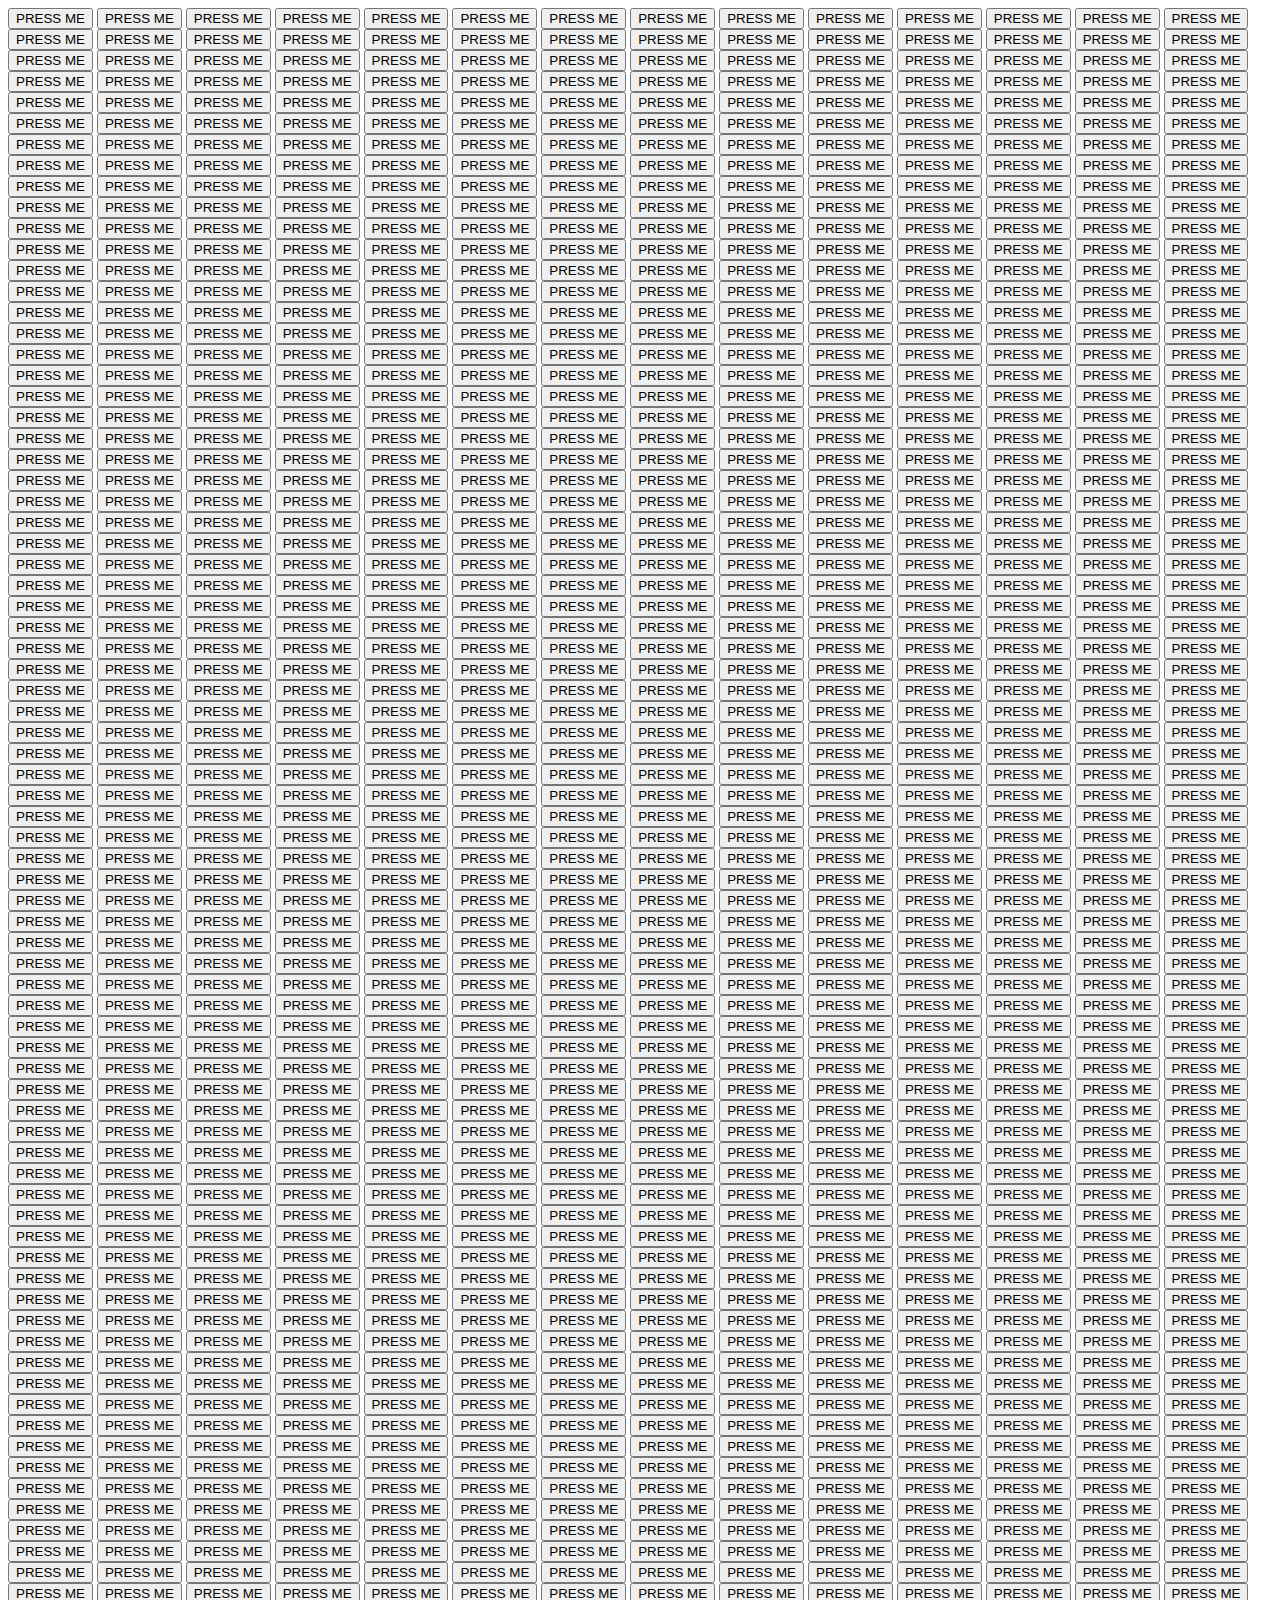
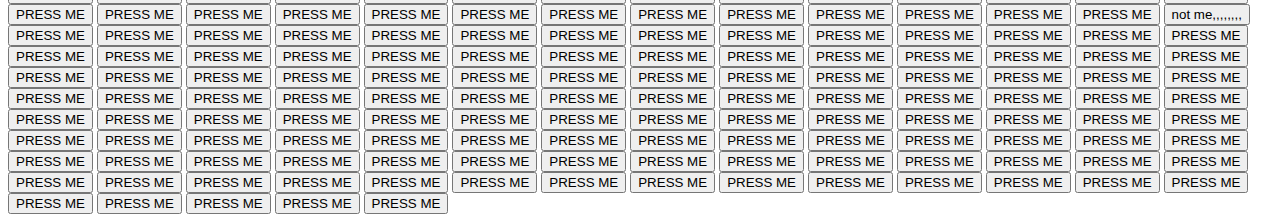
<file: all-html/index.html>
<html>
    <head>
        <title>find me!</title>
    </head>

    <body>
        <button name="button">PRESS ME</button>
        <button name="button">PRESS ME</button>
        <button name="button">PRESS ME</button>
        <button name="button">PRESS ME</button>
        <button name="button">PRESS ME</button>
        <button name="button">PRESS ME</button>
        <button name="button">PRESS ME</button>
        <button name="button">PRESS ME</button>
        <button name="button">PRESS ME</button>
        <button name="button">PRESS ME</button>
        <button name="button">PRESS ME</button>
        <button name="button">PRESS ME</button>
        <button name="button">PRESS ME</button>
        <button name="button">PRESS ME</button>
        <button name="button">PRESS ME</button>
        <button name="button">PRESS ME</button>
        <button name="button">PRESS ME</button>
        <button name="button">PRESS ME</button>
        <button name="button">PRESS ME</button>
        <button name="button">PRESS ME</button>
        <button name="button">PRESS ME</button>
        <button name="button">PRESS ME</button>
        <button name="button">PRESS ME</button>
        <button name="button">PRESS ME</button>
        <button name="button">PRESS ME</button>
        <button name="button">PRESS ME</button>
        <button name="button">PRESS ME</button>
        <button name="button">PRESS ME</button>
        <button name="button">PRESS ME</button>
        <button name="button">PRESS ME</button>
        <button name="button">PRESS ME</button>
        <button name="button">PRESS ME</button>
        <button name="button">PRESS ME</button>
        <button name="button">PRESS ME</button>
        <button name="button">PRESS ME</button>
        <button name="button">PRESS ME</button>
        <button name="button">PRESS ME</button>
        <button name="button">PRESS ME</button>
        <button name="button">PRESS ME</button>
        <button name="button">PRESS ME</button>
        <button name="button">PRESS ME</button>
        <button name="button">PRESS ME</button>
        <button name="button">PRESS ME</button>
        <button name="button">PRESS ME</button>
        <button name="button">PRESS ME</button>
        <button name="button">PRESS ME</button>
        <button name="button">PRESS ME</button>
        <button name="button">PRESS ME</button>
        <button name="button">PRESS ME</button>
        <button name="button">PRESS ME</button>
        <button name="button">PRESS ME</button>
        <button name="button">PRESS ME</button>
        <button name="button">PRESS ME</button>
        <button name="button">PRESS ME</button>
        <button name="button">PRESS ME</button>
        <button name="button">PRESS ME</button>
        <button name="button">PRESS ME</button>
        <button name="button">PRESS ME</button>
        <button name="button">PRESS ME</button>
        <button name="button">PRESS ME</button>
        <button name="button">PRESS ME</button>
        <button name="button">PRESS ME</button>
        <button name="button">PRESS ME</button>
        <button name="button">PRESS ME</button>
        <button name="button">PRESS ME</button>
        <button name="button">PRESS ME</button>
        <button name="button">PRESS ME</button>
        <button name="button">PRESS ME</button>
        <button name="button">PRESS ME</button>
        <button name="button">PRESS ME</button>
        <button name="button">PRESS ME</button>
        <button name="button">PRESS ME</button>
        <button name="button">PRESS ME</button>
        <button name="button">PRESS ME</button>
        <button name="button">PRESS ME</button>
        <button name="button">PRESS ME</button>
        <button name="button">PRESS ME</button>
        <button name="button">PRESS ME</button>
        <button name="button">PRESS ME</button>
        <button name="button">PRESS ME</button>
        <button name="button">PRESS ME</button>
        <button name="button">PRESS ME</button>
        <button name="button">PRESS ME</button>
        <button name="button">PRESS ME</button>
        <button name="button">PRESS ME</button>
        <button name="button">PRESS ME</button>
        <button name="button">PRESS ME</button>
        <button name="button">PRESS ME</button>
        <button name="button">PRESS ME</button>
        <button name="button">PRESS ME</button>
        <button name="button">PRESS ME</button>
        <button name="button">PRESS ME</button>
        <button name="button">PRESS ME</button>
        <button name="button">PRESS ME</button>
        <button name="button">PRESS ME</button>
        <button name="button">PRESS ME</button>
        <button name="button">PRESS ME</button>
        <button name="button">PRESS ME</button>
        <button name="button">PRESS ME</button>
        <button name="button">PRESS ME</button>
        <button name="button">PRESS ME</button>
        <button name="button">PRESS ME</button>
        <button name="button">PRESS ME</button>
        <button name="button">PRESS ME</button>
        <button name="button">PRESS ME</button>
        <button name="button">PRESS ME</button>
        <button name="button">PRESS ME</button>
        <button name="button">PRESS ME</button>
        <button name="button">PRESS ME</button>
        <button name="button">PRESS ME</button>
        <button name="button">PRESS ME</button>
        <button name="button">PRESS ME</button>
        <button name="button">PRESS ME</button>
        <button name="button">PRESS ME</button>
        <button name="button">PRESS ME</button>
        <button name="button">PRESS ME</button>
        <button name="button">PRESS ME</button>
        <button name="button">PRESS ME</button>
        <button name="button">PRESS ME</button>
        <button name="button">PRESS ME</button>
        <button name="button">PRESS ME</button>
        <button name="button">PRESS ME</button>
        <button name="button">PRESS ME</button>
        <button name="button">PRESS ME</button>
        <button name="button">PRESS ME</button>
        <button name="button">PRESS ME</button>
        <button name="button">PRESS ME</button>
        <button name="button">PRESS ME</button>
        <button name="button">PRESS ME</button>
        <button name="button">PRESS ME</button>
        <button name="button">PRESS ME</button>
        <button name="button">PRESS ME</button>
        <button name="button">PRESS ME</button>
        <button name="button">PRESS ME</button>
        <button name="button">PRESS ME</button>
        <button name="button">PRESS ME</button>
        <button name="button">PRESS ME</button>
        <button name="button">PRESS ME</button>
        <button name="button">PRESS ME</button>
        <button name="button">PRESS ME</button>
        <button name="button">PRESS ME</button>
        <button name="button">PRESS ME</button>
        <button name="button">PRESS ME</button>
        <button name="button">PRESS ME</button>
        <button name="button">PRESS ME</button>
        <button name="button">PRESS ME</button>
        <button name="button">PRESS ME</button>
        <button name="button">PRESS ME</button>
        <button name="button">PRESS ME</button>
        <button name="button">PRESS ME</button>
        <button name="button">PRESS ME</button>
        <button name="button">PRESS ME</button>
        <button name="button">PRESS ME</button>
        <button name="button">PRESS ME</button>
        <button name="button">PRESS ME</button>
        <button name="button">PRESS ME</button>
        <button name="button">PRESS ME</button>
        <button name="button">PRESS ME</button>
        <button name="button">PRESS ME</button>
        <button name="button">PRESS ME</button>
        <button name="button">PRESS ME</button>
        <button name="button">PRESS ME</button>
        <button name="button">PRESS ME</button>
        <button name="button">PRESS ME</button>
        <button name="button">PRESS ME</button>
        <button name="button">PRESS ME</button>
        <button name="button">PRESS ME</button>
        <button name="button">PRESS ME</button>
        <button name="button">PRESS ME</button>
        <button name="button">PRESS ME</button>
        <button name="button">PRESS ME</button>
        <button name="button">PRESS ME</button>
        <button name="button">PRESS ME</button>
        <button name="button">PRESS ME</button>
        <button name="button">PRESS ME</button>
        <button name="button">PRESS ME</button>
        <button name="button">PRESS ME</button>
        <button name="button">PRESS ME</button>
        <button name="button">PRESS ME</button>
        <button name="button">PRESS ME</button>
        <button name="button">PRESS ME</button>
        <button name="button">PRESS ME</button>
        <button name="button">PRESS ME</button>
        <button name="button">PRESS ME</button>
        <button name="button">PRESS ME</button>
        <button name="button">PRESS ME</button>
        <button name="button">PRESS ME</button>
        <button name="button">PRESS ME</button>
        <button name="button">PRESS ME</button>
        <button name="button">PRESS ME</button>
        <button name="button">PRESS ME</button>
        <button name="button">PRESS ME</button>
        <button name="button">PRESS ME</button>
        <button name="button">PRESS ME</button>
        <button name="button">PRESS ME</button>
        <button name="button">PRESS ME</button>
        <button name="button">PRESS ME</button>
        <button name="button">PRESS ME</button>
        <button name="button">PRESS ME</button>
        <button name="button">PRESS ME</button>
        <button name="button">PRESS ME</button>
        <button name="button">PRESS ME</button>
        <button name="button">PRESS ME</button>
        <button name="button">PRESS ME</button>
        <button name="button">PRESS ME</button>
        <button name="button">PRESS ME</button>
        <button name="button">PRESS ME</button>
        <button name="button">PRESS ME</button>
        <button name="button">PRESS ME</button>
        <button name="button">PRESS ME</button>
        <button name="button">PRESS ME</button>
        <button name="button">PRESS ME</button>
        <button name="button">PRESS ME</button>
        <button name="button">PRESS ME</button>
        <button name="button">PRESS ME</button>
        <button name="button">PRESS ME</button>
        <button name="button">PRESS ME</button>
        <button name="button">PRESS ME</button>
        <button name="button">PRESS ME</button>
        <button name="button">PRESS ME</button>
        <button name="button">PRESS ME</button>
        <button name="button">PRESS ME</button>
        <button name="button">PRESS ME</button>
        <button name="button">PRESS ME</button>
        <button name="button">PRESS ME</button>
        <button name="button">PRESS ME</button>
        <button name="button">PRESS ME</button>
        <button name="button">PRESS ME</button>
        <button name="button">PRESS ME</button>
        <button name="button">PRESS ME</button>
        <button name="button">PRESS ME</button>
        <button name="button">PRESS ME</button>
        <button name="button">PRESS ME</button>
        <button name="button">PRESS ME</button>
        <button name="button">PRESS ME</button>
        <button name="button">PRESS ME</button>
        <button name="button">PRESS ME</button>
        <button name="button">PRESS ME</button>
        <button name="button">PRESS ME</button>
        <button name="button">PRESS ME</button>
        <button name="button">PRESS ME</button>
        <button name="button">PRESS ME</button>
        <button name="button">PRESS ME</button>
        <button name="button">PRESS ME</button>
        <button name="button">PRESS ME</button>
        <button name="button">PRESS ME</button>
        <button name="button">PRESS ME</button>
        <button name="button">PRESS ME</button>
        <button name="button">PRESS ME</button>
        <button name="button">PRESS ME</button>
        <button name="button">PRESS ME</button>
        <button name="button">PRESS ME</button>
        <button name="button">PRESS ME</button>
        <button name="button">PRESS ME</button>
        <button name="button">PRESS ME</button>
        <button name="button">PRESS ME</button>
        <button name="button">PRESS ME</button>
        <button name="button">PRESS ME</button>
        <button name="button">PRESS ME</button>
        <button name="button">PRESS ME</button>
        <button name="button">PRESS ME</button>
        <button name="button">PRESS ME</button>
        <button name="button">PRESS ME</button>
        <button name="button">PRESS ME</button>
        <button name="button">PRESS ME</button>
        <button name="button">PRESS ME</button>
        <button name="button">PRESS ME</button>
        <button name="button">PRESS ME</button>
        <button name="button">PRESS ME</button>
        <button name="button">PRESS ME</button>
        <button name="button">PRESS ME</button>
        <button name="button">PRESS ME</button>
        <button name="button">PRESS ME</button>
        <button name="button">PRESS ME</button>
        <button name="button">PRESS ME</button>
        <button name="button">PRESS ME</button>
        <button name="button">PRESS ME</button>
        <button name="button">PRESS ME</button>
        <button name="button">PRESS ME</button>
        <button name="button">PRESS ME</button>
        <button name="button">PRESS ME</button>
        <button name="button">PRESS ME</button>
        <button name="button">PRESS ME</button>
        <button name="button">PRESS ME</button>
        <button name="button">PRESS ME</button>
        <button name="button">PRESS ME</button>
        <button name="button">PRESS ME</button>
        <button name="button">PRESS ME</button>
        <button name="button">PRESS ME</button>
        <button name="button">PRESS ME</button>
        <button name="button">PRESS ME</button>
        <button name="button">PRESS ME</button>
        <button name="button">PRESS ME</button>
        <button name="button">PRESS ME</button>
        <button name="button">PRESS ME</button>
        <button name="button">PRESS ME</button>
        <button name="button">PRESS ME</button>
        <button name="button">PRESS ME</button>
        <button name="button">PRESS ME</button>
        <button name="button">PRESS ME</button>
        <button name="button">PRESS ME</button>
        <button name="button">PRESS ME</button>
        <button name="button">PRESS ME</button>
        <button name="button">PRESS ME</button>
        <button name="button">PRESS ME</button>
        <button name="button">PRESS ME</button>
        <button name="button">PRESS ME</button>
        <button name="button">PRESS ME</button>
        <button name="button">PRESS ME</button>
        <button name="button">PRESS ME</button>
        <button name="button">PRESS ME</button>
        <button name="button">PRESS ME</button>
        <button name="button">PRESS ME</button>
        <button name="button">PRESS ME</button>
        <button name="button">PRESS ME</button>
        <button name="button">PRESS ME</button>
        <button name="button">PRESS ME</button>
        <button name="button">PRESS ME</button>
        <button name="button">PRESS ME</button>
        <button name="button">PRESS ME</button>
        <button name="button">PRESS ME</button>
        <button name="button">PRESS ME</button>
        <button name="button">PRESS ME</button>
        <button name="button">PRESS ME</button>
        <button name="button">PRESS ME</button>
        <button name="button">PRESS ME</button>
        <button name="button">PRESS ME</button>
        <button name="button">PRESS ME</button>
        <button name="button">PRESS ME</button>
        <button name="button">PRESS ME</button>
        <button name="button">PRESS ME</button>
        <button name="button">PRESS ME</button>
        <button name="button">PRESS ME</button>
        <button name="button">PRESS ME</button>
        <button name="button">PRESS ME</button>
        <button name="button">PRESS ME</button>
        <button name="button">PRESS ME</button>
        <button name="button">PRESS ME</button>
        <button name="button">PRESS ME</button>
        <button name="button">PRESS ME</button>
        <button name="button">PRESS ME</button>
        <button name="button">PRESS ME</button>
        <button name="button">PRESS ME</button>
        <button name="button">PRESS ME</button>
        <button name="button">PRESS ME</button>
        <button name="button">PRESS ME</button>
        <button name="button">PRESS ME</button>
        <button name="button">PRESS ME</button>
        <button name="button">PRESS ME</button>
        <button name="button">PRESS ME</button>
        <button name="button">PRESS ME</button>
        <button name="button">PRESS ME</button>
        <button name="button">PRESS ME</button>
        <button name="button">PRESS ME</button>
        <button name="button">PRESS ME</button>
        <button name="button">PRESS ME</button>
        <button name="button">PRESS ME</button>
        <button name="button">PRESS ME</button>
        <button name="button">PRESS ME</button>
        <button name="button">PRESS ME</button>
        <button name="button">PRESS ME</button>
        <button name="button">PRESS ME</button>
        <button name="button">PRESS ME</button>
        <button name="button">PRESS ME</button>
        <button name="button">PRESS ME</button>
        <button name="button">PRESS ME</button>
        <button name="button">PRESS ME</button>
        <button name="button">PRESS ME</button>
        <button name="button">PRESS ME</button>
        <button name="button">PRESS ME</button>
        <button name="button">PRESS ME</button>
        <button name="button">PRESS ME</button>
        <button name="button">PRESS ME</button>
        <button name="button">PRESS ME</button>
        <button name="button">PRESS ME</button>
        <button name="button">PRESS ME</button>
        <button name="button">PRESS ME</button>
        <button name="button">PRESS ME</button>
        <button name="button">PRESS ME</button>
        <button name="button">PRESS ME</button>
        <button name="button">PRESS ME</button>
        <button name="button">PRESS ME</button>
        <button name="button">PRESS ME</button>
        <button name="button">PRESS ME</button>
        <button name="button">PRESS ME</button>
        <button name="button">PRESS ME</button>
        <button name="button">PRESS ME</button>
        <button name="button">PRESS ME</button>
        <button name="button">PRESS ME</button>
        <button name="button">PRESS ME</button>
        <button name="button">PRESS ME</button>
        <button name="button">PRESS ME</button>
        <button name="button">PRESS ME</button>
        <button name="button">PRESS ME</button>
        <button name="button">PRESS ME</button>
        <button name="button">PRESS ME</button>
        <button name="button">PRESS ME</button>
        <button name="button">PRESS ME</button>
        <button name="button">PRESS ME</button>
        <button name="button">PRESS ME</button>
        <button name="button">PRESS ME</button>
        <button name="button">PRESS ME</button>
        <button name="button">PRESS ME</button>
        <button name="button">PRESS ME</button>
        <button name="button">PRESS ME</button>
        <button name="button">PRESS ME</button>
        <button name="button">PRESS ME</button>
        <button name="button">PRESS ME</button>
        <button name="button">PRESS ME</button>
        <button name="button">PRESS ME</button>
        <button name="button">PRESS ME</button>
        <button name="button">PRESS ME</button>
        <button name="button">PRESS ME</button>
        <button name="button">PRESS ME</button>
        <button name="button">PRESS ME</button>
        <button name="button">PRESS ME</button>
        <button name="button">PRESS ME</button>
        <button name="button">PRESS ME</button>
        <button name="button">PRESS ME</button>
        <button name="button">PRESS ME</button>
        <button name="button">PRESS ME</button>
        <button name="button">PRESS ME</button>
        <button name="button">PRESS ME</button>
        <button name="button">PRESS ME</button>
        <button name="button">PRESS ME</button>
        <button name="button">PRESS ME</button>
        <button name="button">PRESS ME</button>
        <button name="button">PRESS ME</button>
        <button name="button">PRESS ME</button>
        <button name="button">PRESS ME</button>
        <button name="button">PRESS ME</button>
        <button name="button">PRESS ME</button>
        <button name="button">PRESS ME</button>
        <button name="button">PRESS ME</button>
        <button name="button">PRESS ME</button>
        <button name="button">PRESS ME</button>
        <button name="button">PRESS ME</button>
        <button name="button">PRESS ME</button>
        <button name="button">PRESS ME</button>
        <button name="button">PRESS ME</button>
        <button name="button">PRESS ME</button>
        <button name="button">PRESS ME</button>
        <button name="button">PRESS ME</button>
        <button name="button">PRESS ME</button>
        <button name="button">PRESS ME</button>
        <button name="button">PRESS ME</button>
        <button name="button">PRESS ME</button>
        <button name="button">PRESS ME</button>
        <button name="button">PRESS ME</button>
        <button name="button">PRESS ME</button>
        <button name="button">PRESS ME</button>
        <button name="button">PRESS ME</button>
        <button name="button">PRESS ME</button>
        <button name="button">PRESS ME</button>
        <button name="button">PRESS ME</button>
        <button name="button">PRESS ME</button>
        <button name="button">PRESS ME</button>
        <button name="button">PRESS ME</button>
        <button name="button">PRESS ME</button>
        <button name="button">PRESS ME</button>
        <button name="button">PRESS ME</button>
        <button name="button">PRESS ME</button>
        <button name="button">PRESS ME</button>
        <button name="button">PRESS ME</button>
        <button name="button">PRESS ME</button>
        <button name="button">PRESS ME</button>
        <button name="button">PRESS ME</button>
        <button name="button">PRESS ME</button>
        <button name="button">PRESS ME</button>
        <button name="button">PRESS ME</button>
        <button name="button">PRESS ME</button>
        <button name="button">PRESS ME</button>
        <button name="button">PRESS ME</button>
        <button name="button">PRESS ME</button>
        <button name="button">PRESS ME</button>
        <button name="button">PRESS ME</button>
        <button name="button">PRESS ME</button>
        <button name="button">PRESS ME</button>
        <button name="button">PRESS ME</button>
        <button name="button">PRESS ME</button>
        <button name="button">PRESS ME</button>
        <button name="button">PRESS ME</button>
        <button name="button">PRESS ME</button>
        <button name="button">PRESS ME</button>
        <button name="button">PRESS ME</button>
        <button name="button">PRESS ME</button>
        <button name="button">PRESS ME</button>
        <button name="button">PRESS ME</button>
        <button name="button">PRESS ME</button>
        <button name="button">PRESS ME</button>
        <button name="button">PRESS ME</button>
        <button name="button">PRESS ME</button>
        <button name="button">PRESS ME</button>
        <button name="button">PRESS ME</button>
        <button name="button">PRESS ME</button>
        <button name="button">PRESS ME</button>
        <button name="button">PRESS ME</button>
        <button name="button">PRESS ME</button>
        <button name="button">PRESS ME</button>
        <button name="button">PRESS ME</button>
        <button name="button">PRESS ME</button>
        <button name="button">PRESS ME</button>
        <button name="button">PRESS ME</button>
        <button name="button">PRESS ME</button>
        <button name="button">PRESS ME</button>
        <button name="button">PRESS ME</button>
        <button name="button">PRESS ME</button>
        <button name="button">PRESS ME</button>
        <button name="button">PRESS ME</button>
        <button name="button">PRESS ME</button>
        <button name="button">PRESS ME</button>
        <button name="button">PRESS ME</button>
        <button name="button">PRESS ME</button>
        <button name="button">PRESS ME</button>
        <button name="button">PRESS ME</button>
        <button name="button">PRESS ME</button>
        <button name="button">PRESS ME</button>
        <button name="button">PRESS ME</button>
        <button name="button">PRESS ME</button>
        <button name="button">PRESS ME</button>
        <button name="button">PRESS ME</button>
        <button name="button">PRESS ME</button>
        <button name="button">PRESS ME</button>
        <button name="button">PRESS ME</button>
        <button name="button">PRESS ME</button>
        <button name="button">PRESS ME</button>
        <button name="button">PRESS ME</button>
        <button name="button">PRESS ME</button>
        <button name="button">PRESS ME</button>
        <button name="button">PRESS ME</button>
        <button name="button">PRESS ME</button>
        <button name="button">PRESS ME</button>
        <button name="button">PRESS ME</button>
        <button name="button">PRESS ME</button>
        <button name="button">PRESS ME</button>
        <button name="button">PRESS ME</button>
        <button name="button">PRESS ME</button>
        <button name="button">PRESS ME</button>
        <button name="button">PRESS ME</button>
        <button name="button">PRESS ME</button>
        <button name="button">PRESS ME</button>
        <button name="button">PRESS ME</button>
        <button name="button">PRESS ME</button>
        <button name="button">PRESS ME</button>
        <button name="button">PRESS ME</button>
        <button name="button">PRESS ME</button>
        <button name="button">PRESS ME</button>
        <button name="button">PRESS ME</button>
        <button name="button">PRESS ME</button>
        <button name="button">PRESS ME</button>
        <button name="button">PRESS ME</button>
        <button name="button">PRESS ME</button>
        <button name="button">PRESS ME</button>
        <button name="button">PRESS ME</button>
        <button name="button">PRESS ME</button>
        <button name="button">PRESS ME</button>
        <button name="button">PRESS ME</button>
        <button name="button">PRESS ME</button>
        <button name="button">PRESS ME</button>
        <button name="button">PRESS ME</button>
        <button name="button">PRESS ME</button>
        <button name="button">PRESS ME</button>
        <button name="button">PRESS ME</button>
        <button name="button">PRESS ME</button>
        <button name="button">PRESS ME</button>
        <button name="button">PRESS ME</button>
        <button name="button">PRESS ME</button>
        <button name="button">PRESS ME</button>
        <button name="button">PRESS ME</button>
        <button name="button">PRESS ME</button>
        <button name="button">PRESS ME</button>
        <button name="button">PRESS ME</button>
        <button name="button">PRESS ME</button>
        <button name="button">PRESS ME</button>
        <button name="button">PRESS ME</button>
        <button name="button">PRESS ME</button>
        <button name="button">PRESS ME</button>
        <button name="button">PRESS ME</button>
        <button name="button">PRESS ME</button>
        <button name="button">PRESS ME</button>
        <button name="button">PRESS ME</button>
        <button name="button">PRESS ME</button>
        <button name="button">PRESS ME</button>
        <button name="button">PRESS ME</button>
        <button name="button">PRESS ME</button>
        <button name="button">PRESS ME</button>
        <button name="button">PRESS ME</button>
        <button name="button">PRESS ME</button>
        <button name="button">PRESS ME</button>
        <button name="button">PRESS ME</button>
        <button name="button">PRESS ME</button>
        <button name="button">PRESS ME</button>
        <button name="button">PRESS ME</button>
        <button name="button">PRESS ME</button>
        <button name="button">PRESS ME</button>
        <button name="button">PRESS ME</button>
        <button name="button">PRESS ME</button>
        <button name="button">PRESS ME</button>
        <button name="button">PRESS ME</button>
        <button name="button">PRESS ME</button>
        <button name="button">PRESS ME</button>
        <button name="button">PRESS ME</button>
        <button name="button">PRESS ME</button>
        <button name="button">PRESS ME</button>
        <button name="button">PRESS ME</button>
        <button name="button">PRESS ME</button>
        <button name="button">PRESS ME</button>
        <button name="button">PRESS ME</button>
        <button name="button">PRESS ME</button>
        <button name="button">PRESS ME</button>
        <button name="button">PRESS ME</button>
        <button name="button">PRESS ME</button>
        <button name="button">PRESS ME</button>
        <button name="button">PRESS ME</button>
        <button name="button">PRESS ME</button>
        <button name="button">PRESS ME</button>
        <button name="button">PRESS ME</button>
        <button name="button">PRESS ME</button>
        <button name="button">PRESS ME</button>
        <button name="button">PRESS ME</button>
        <button name="button">PRESS ME</button>
        <button name="button">PRESS ME</button>
        <button name="button">PRESS ME</button>
        <button name="button">PRESS ME</button>
        <button name="button">PRESS ME</button>
        <button name="button">PRESS ME</button>
        <button name="button">PRESS ME</button>
        <button name="button">PRESS ME</button>
        <button name="button">PRESS ME</button>
        <button name="button">PRESS ME</button>
        <button name="button">PRESS ME</button>
        <button name="button">PRESS ME</button>
        <button name="button">PRESS ME</button>
        <button name="button">PRESS ME</button>
        <button name="button">PRESS ME</button>
        <button name="button">PRESS ME</button>
        <button name="button">PRESS ME</button>
        <button name="button">PRESS ME</button>
        <button name="button">PRESS ME</button>
        <button name="button">PRESS ME</button>
        <button name="button">PRESS ME</button>
        <button name="button">PRESS ME</button>
        <button name="button">PRESS ME</button>
        <button name="button">PRESS ME</button>
        <button name="button">PRESS ME</button>
        <button name="button">PRESS ME</button>
        <button name="button">PRESS ME</button>
        <button name="button">PRESS ME</button>
        <button name="button">PRESS ME</button>
        <button name="button">PRESS ME</button>
        <button name="button">PRESS ME</button>
        <button name="button">PRESS ME</button>
        <button name="button">PRESS ME</button>
        <button name="button">PRESS ME</button>
        <button name="button">PRESS ME</button>
        <button name="button">PRESS ME</button>
        <button name="button">PRESS ME</button>
        <button name="button">PRESS ME</button>
        <button name="button">PRESS ME</button>
        <button name="button">PRESS ME</button>
        <button name="button">PRESS ME</button>
        <button name="button">PRESS ME</button>
        <button name="button">PRESS ME</button>
        <button name="button">PRESS ME</button>
        <button name="button">PRESS ME</button>
        <button name="button">PRESS ME</button>
        <button name="button">PRESS ME</button>
        <button name="button">PRESS ME</button>
        <button name="button">PRESS ME</button>
        <button name="button">PRESS ME</button>
        <button name="button">PRESS ME</button>
        <button name="button">PRESS ME</button>
        <button name="button">PRESS ME</button>
        <button name="button">PRESS ME</button>
        <button name="button">PRESS ME</button>
        <button name="button">PRESS ME</button>
        <button name="button">PRESS ME</button>
        <button name="button">PRESS ME</button>
        <button name="button">PRESS ME</button>
        <button name="button">PRESS ME</button>
        <button name="button">PRESS ME</button>
        <button name="button">PRESS ME</button>
        <button name="button">PRESS ME</button>
        <button name="button">PRESS ME</button>
        <button name="button">PRESS ME</button>
        <button name="button">PRESS ME</button>
        <button name="button">PRESS ME</button>
        <button name="button">PRESS ME</button>
        <button name="button">PRESS ME</button>
        <button name="button">PRESS ME</button>
        <button name="button">PRESS ME</button>
        <button name="button">PRESS ME</button>
        <button name="button">PRESS ME</button>
        <button name="button">PRESS ME</button>
        <button name="button">PRESS ME</button>
        <button name="button">PRESS ME</button>
        <button name="button">PRESS ME</button>
        <button name="button">PRESS ME</button>
        <button name="button">PRESS ME</button>
        <button name="button">PRESS ME</button>
        <button name="button">PRESS ME</button>
        <button name="button">PRESS ME</button>
        <button name="button">PRESS ME</button>
        <button name="button">PRESS ME</button>
        <button name="button">PRESS ME</button>
        <button name="button">PRESS ME</button>
        <button name="button">PRESS ME</button>
        <button name="button">PRESS ME</button>
        <button name="button">PRESS ME</button>
        <button name="button">PRESS ME</button>
        <button name="button">PRESS ME</button>
        <button name="button">PRESS ME</button>
        <button name="button">PRESS ME</button>
        <button name="button">PRESS ME</button>
        <button name="button">PRESS ME</button>
        <button name="button">PRESS ME</button>
        <button name="button">PRESS ME</button>
        <button name="button">PRESS ME</button>
        <button name="button">PRESS ME</button>
        <button name="button">PRESS ME</button>
        <button name="button">PRESS ME</button>
        <button name="button">PRESS ME</button>
        <button name="button">PRESS ME</button>
        <button name="button">PRESS ME</button>
        <button name="button">PRESS ME</button>
        <button name="button">PRESS ME</button>
        <button name="button">PRESS ME</button>
        <button name="button">PRESS ME</button>
        <button name="button">PRESS ME</button>
        <button name="button">PRESS ME</button>
        <button name="button">PRESS ME</button>
        <button name="button">PRESS ME</button>
        <button name="button">PRESS ME</button>
        <button name="button">PRESS ME</button>
        <button name="button">PRESS ME</button>
        <button name="button">PRESS ME</button>
        <button name="button">PRESS ME</button>
        <button name="button">PRESS ME</button>
        <button name="button">PRESS ME</button>
        <button name="button">PRESS ME</button>
        <button name="button">PRESS ME</button>
        <button name="button">PRESS ME</button>
        <button name="button">PRESS ME</button>
        <button name="button">PRESS ME</button>
        <button name="button">PRESS ME</button>
        <button name="button">PRESS ME</button>
        <button name="button">PRESS ME</button>
        <button name="button">PRESS ME</button>
        <button name="button">PRESS ME</button>
        <button name="button">PRESS ME</button>
        <button name="button">PRESS ME</button>
        <button name="button">PRESS ME</button>
        <button name="button">PRESS ME</button>
        <button name="button">PRESS ME</button>
        <button name="button">PRESS ME</button>
        <button name="button">PRESS ME</button>
        <button name="button">PRESS ME</button>
        <button name="button">PRESS ME</button>
        <button name="button">PRESS ME</button>
        <button name="button">PRESS ME</button>
        <button name="button">PRESS ME</button>
        <button name="button">PRESS ME</button>
        <button name="button">PRESS ME</button>
        <button name="button">PRESS ME</button>
        <button name="button">PRESS ME</button>
        <button name="button">PRESS ME</button>
        <button name="button">PRESS ME</button>
        <button name="button">PRESS ME</button>
        <button name="button">PRESS ME</button>
        <button name="button">PRESS ME</button>
        <button name="button">PRESS ME</button>
        <button name="button">PRESS ME</button>
        <button name="button">PRESS ME</button>
        <button name="button">PRESS ME</button>
        <button name="button">PRESS ME</button>
        <button name="button">PRESS ME</button>
        <button name="button">PRESS ME</button>
        <button name="button">PRESS ME</button>
        <button name="button">PRESS ME</button>
        <button name="button">PRESS ME</button>
        <button name="button">PRESS ME</button>
        <button name="button">PRESS ME</button>
        <button name="button">PRESS ME</button>
        <button name="button">PRESS ME</button>
        <button name="button">PRESS ME</button>
        <button name="button">PRESS ME</button>
        <button name="button">PRESS ME</button>
        <button name="button">PRESS ME</button>
        <button name="button">PRESS ME</button>
        <button name="button">PRESS ME</button>
        <button name="button">PRESS ME</button>
        <button name="button">PRESS ME</button>
        <button name="button">PRESS ME</button>
        <button name="button">PRESS ME</button>
        <button name="button">PRESS ME</button>
        <button name="button">PRESS ME</button>
        <button name="button">PRESS ME</button>
        <button name="button">PRESS ME</button>
        <button name="button">PRESS ME</button>
        <button name="button">PRESS ME</button>
        <button name="button">PRESS ME</button>
        <button name="button">PRESS ME</button>
        <button name="button">PRESS ME</button>
        <button name="button">PRESS ME</button>
        <button name="button">PRESS ME</button>
        <button name="button">PRESS ME</button>
        <button name="button">PRESS ME</button>
        <button name="button">PRESS ME</button>
        <button name="button">PRESS ME</button>
        <button name="button">PRESS ME</button>
        <button name="button">PRESS ME</button>
        <button name="button">PRESS ME</button>
        <button name="button">PRESS ME</button>
        <button name="button">PRESS ME</button>
        <button name="button">PRESS ME</button>
        <button name="button">PRESS ME</button>
        <button name="button">PRESS ME</button>
        <button name="button">PRESS ME</button>
        <button name="button">PRESS ME</button>
        <button name="button">PRESS ME</button>
        <button name="button">PRESS ME</button>
        <button name="button">PRESS ME</button>
        <button name="button">PRESS ME</button>
        <button name="button">PRESS ME</button>
        <button name="button">PRESS ME</button>
        <button name="button">PRESS ME</button>
        <button name="button">PRESS ME</button>
        <button name="button">PRESS ME</button>
        <button name="button">PRESS ME</button>
        <button name="button">PRESS ME</button>
        <button name="button">PRESS ME</button>
        <button name="button">PRESS ME</button>
        <button name="button">PRESS ME</button>
        <button name="button">PRESS ME</button>
        <button name="button">PRESS ME</button>
        <button name="button">PRESS ME</button>
        <button name="button">PRESS ME</button>
        <button name="button">PRESS ME</button>
        <button name="button">PRESS ME</button>
        <button name="button">PRESS ME</button>
        <button name="button">PRESS ME</button>
        <button name="button">PRESS ME</button>
        <button name="button">PRESS ME</button>
        <button name="button">PRESS ME</button>
        <button name="button">PRESS ME</button>
        <button name="button">PRESS ME</button>
        <button name="button">PRESS ME</button>
        <button name="button">PRESS ME</button>
        <button name="button">PRESS ME</button>
        <button name="button">PRESS ME</button>
        <button name="button">PRESS ME</button>
        <button name="button">PRESS ME</button>
        <button name="button">PRESS ME</button>
        <button name="button">PRESS ME</button>
        <button name="button">PRESS ME</button>
        <button name="button">PRESS ME</button>
        <button name="button">PRESS ME</button>
        <button name="button">PRESS ME</button>
        <button name="button">PRESS ME</button>
        <button name="button">PRESS ME</button>
        <button name="button">PRESS ME</button>
        <button name="button">PRESS ME</button>
        <button name="button">PRESS ME</button>
        <button name="button">PRESS ME</button>
        <button name="button">PRESS ME</button>
        <button name="button">PRESS ME</button>
        <button name="button">PRESS ME</button>
        <button name="button">PRESS ME</button>
        <button name="button">PRESS ME</button>
        <button name="button">PRESS ME</button>
        <button name="button">PRESS ME</button>
        <button name="button">PRESS ME</button>
        <button name="button">PRESS ME</button>
        <button name="button">PRESS ME</button>
        <button name="button">PRESS ME</button>
        <button name="button">PRESS ME</button>
        <button name="button">PRESS ME</button>
        <button name="button">PRESS ME</button>
        <button name="button">PRESS ME</button>
        <button name="button">PRESS ME</button>
        <button name="button">PRESS ME</button>
        <button name="button">PRESS ME</button>
        <button name="button">PRESS ME</button>
        <button name="button">PRESS ME</button>
        <button name="button">PRESS ME</button>
        <button name="button">PRESS ME</button>
        <button name="button">PRESS ME</button>
        <button name="button">PRESS ME</button>
        <button name="button">PRESS ME</button>
        <button name="button">PRESS ME</button>
        <button name="button">PRESS ME</button>
        <button name="button">PRESS ME</button>
        <button name="button">PRESS ME</button>
        <button name="button">PRESS ME</button>
        <button name="button">PRESS ME</button>
        <button name="button">PRESS ME</button>
        <button name="button">PRESS ME</button>
        <button name="button">PRESS ME</button>
        <button name="button">PRESS ME</button>
        <button name="button">PRESS ME</button>
        <button name="button">PRESS ME</button>
        <button name="button">PRESS ME</button>
        <button name="button">PRESS ME</button>
        <button name="button">PRESS ME</button>
        <button name="button">PRESS ME</button>
        <button name="button">PRESS ME</button>

        <button name="button">PRESS ME</button>
        <button name="button">PRESS ME</button>
        <button name="button">PRESS ME</button>
        <button name="button">PRESS ME</button>
        <button name="button">PRESS ME</button>
        <button name="button">PRESS ME</button>
        <button name="button">PRESS ME</button>
        <button name="button">PRESS ME</button>
        <button name="button">PRESS ME</button>
        <button name="button">PRESS ME</button>
        <button name="button">PRESS ME</button>
        <button name="button">PRESS ME</button>
        <button name="button">PRESS ME</button>
        <button name="button">PRESS ME</button>
        <button name="button">PRESS ME</button>
        <button name="button">PRESS ME</button>
        <button name="button">PRESS ME</button>
        <button name="button">PRESS ME</button>
        <button name="button">PRESS ME</button>
        <button name="button">PRESS ME</button>
        <button name="button">PRESS ME</button>
        <button name="button">PRESS ME</button>
        <button name="button">PRESS ME</button>
        <button name="button">PRESS ME</button>
        <button name="button">PRESS ME</button>
        <button name="button">PRESS ME</button>
        <button name="button">PRESS ME</button>
        <button name="button">PRESS ME</button>
        <button name="button">PRESS ME</button>
        <button name="button">PRESS ME</button>
        <button name="button">PRESS ME</button>
        <button name="button">PRESS ME</button>
        <button name="button">PRESS ME</button>
        <button name="button">PRESS ME</button>
        <button name="button">PRESS ME</button>
        <button name="button">PRESS ME</button>
        <button name="button">PRESS ME</button>
        <button name="button">PRESS ME</button>
        <button name="button">PRESS ME</button>
        <button name="button">PRESS ME</button>
        <button name="button">PRESS ME</button>
        <button name="button">PRESS ME</button>
        <button name="button">PRESS ME</button>
        <button name="button">PRESS ME</button>
        <button name="button">PRESS ME</button>
        <button name="button">PRESS ME</button>
        <button name="button">PRESS ME</button>
        <button name="button">PRESS ME</button>
        <button name="button">PRESS ME</button>
        <button name="button">PRESS ME</button>
        <button name="button">PRESS ME</button>
        <button name="button">PRESS ME</button>
        <button name="button">PRESS ME</button>
        <button name="button">PRESS ME</button>
        <button name="button">PRESS ME</button>
        <button name="button">PRESS ME</button>
        <button name="button">PRESS ME</button>
        <button name="button">PRESS ME</button>
        <button name="button">PRESS ME</button>
        <button name="button">PRESS ME</button>
        <button name="button">PRESS ME</button>
        <button name="button">PRESS ME</button>
        <button name="button">PRESS ME</button>
        <button name="button">PRESS ME</button>
        <button name="button">PRESS ME</button>
        <button name="button">PRESS ME</button>
        <button name="button">PRESS ME</button>
        <button name="button">PRESS ME</button>
        <button name="button">PRESS ME</button>
        <button name="button">PRESS ME</button>
        <button name="button">PRESS ME</button>
        <button name="button">PRESS ME</button>
        <button name="button">PRESS ME</button>
        <button name="button">PRESS ME</button>
        <button name="button">PRESS ME</button>
        <button name="button">PRESS ME</button>
        <button name="button">PRESS ME</button>
        <button name="button">PRESS ME</button>
        <button name="button">PRESS ME</button>
        <button name="button">PRESS ME</button>
        <button name="button">PRESS ME</button>
        <button name="button">PRESS ME</button>
        <button name="button">PRESS ME</button>
        <button name="button">PRESS ME</button>
        <button name="button">PRESS ME</button>
        <button name="button">PRESS ME</button>
        <button name="button">PRESS ME</button>
        <button name="button">PRESS ME</button>
        <button name="button">PRESS ME</button>
        <button name="button">PRESS ME</button>
        <button name="button">PRESS ME</button>
        <button name="button">PRESS ME</button>
        <button name="button">PRESS ME</button>
        <button name="button">PRESS ME</button>
        <button name="button">PRESS ME</button>
        <button name="button">PRESS ME</button>
        <button name="button">PRESS ME</button>
        <button name="button">PRESS ME</button>
        <button name="button">PRESS ME</button>
        <button name="button">PRESS ME</button>
        <button name="button">PRESS ME</button>
        <button name="button">PRESS ME</button>
        <button name="button">PRESS ME</button>
        <button name="button">PRESS ME</button>
        <button name="button">PRESS ME</button>
        <button name="button">PRESS ME</button>
        <button name="button">PRESS ME</button>
        <button name="button">PRESS ME</button>
        <button name="button">PRESS ME</button>
        <button name="button">PRESS ME</button>
        <button name="button">PRESS ME</button>
        <button name="button">PRESS ME</button>
        <button name="button">PRESS ME</button>
        <button name="button">PRESS ME</button>
        <button name="button">PRESS ME</button>
        <button name="button">PRESS ME</button>
        <button name="button">PRESS ME</button>
        <button name="button">PRESS ME</button>
        <button name="button">PRESS ME</button>
        <button name="button">PRESS ME</button>
        <button name="button">PRESS ME</button>
        <button name="button">PRESS ME</button>
        <button name="button">PRESS ME</button>
        <button name="button">PRESS ME</button>
        <button name="button">PRESS ME</button>
        <button name="button">PRESS ME</button>
        <button name="button">PRESS ME</button>
        <button name="button">PRESS ME</button>
        <button name="button">PRESS ME</button>
        <button name="button">PRESS ME</button>
        <button name="button">PRESS ME</button>
        <button name="button">PRESS ME</button>
        <button name="button">PRESS ME</button>
        <button name="button">PRESS ME</button>
        <button name="button">PRESS ME</button>
        <button name="button">PRESS ME</button>
        <button name="button">PRESS ME</button>
        <button name="button">PRESS ME</button>
        <button name="button">PRESS ME</button>
        <button name="button">PRESS ME</button>
        <button name="button">PRESS ME</button>
        <button name="button">PRESS ME</button>
        <button name="button">PRESS ME</button>
        <button name="button">PRESS ME</button>
        <button name="button">PRESS ME</button>
        <button name="button">PRESS ME</button>
        <button name="button">PRESS ME</button>
        <button name="button">PRESS ME</button>
        <button name="button">PRESS ME</button>
        <button name="button">PRESS ME</button>
        <button name="button">PRESS ME</button>
        <button name="button">PRESS ME</button>
        <button name="button">PRESS ME</button>
        <button name="button">PRESS ME</button>
        <button name="button">PRESS ME</button>
        <button name="button">PRESS ME</button>
        <button name="button">PRESS ME</button>
        <button name="button">PRESS ME</button>
        <button name="button">PRESS ME</button>
        <button name="button">PRESS ME</button>
        <button name="button">PRESS ME</button>
        <button name="button">PRESS ME</button>
        <button name="button">PRESS ME</button>
        <button name="button">PRESS ME</button>
        <button name="button">PRESS ME</button>
        <button name="button">PRESS ME</button>
        <button name="button">PRESS ME</button>
        <button name="button">PRESS ME</button>
        <button name="button">PRESS ME</button>
        <button name="button">PRESS ME</button>
        <button name="button">PRESS ME</button>
        <button onclick="location.href = 'page1.html';">
            not me,,,,,,,,
          </button>
        <button name="button">PRESS ME</button>
        <button name="button">PRESS ME</button>
        <button name="button">PRESS ME</button>
        <button name="button">PRESS ME</button>
        <button name="button">PRESS ME</button>
        <button name="button">PRESS ME</button>
        <button name="button">PRESS ME</button>
        <button name="button">PRESS ME</button>
        <button name="button">PRESS ME</button>
        <button name="button">PRESS ME</button>
        <button name="button">PRESS ME</button>
        <button name="button">PRESS ME</button>
        <button name="button">PRESS ME</button>
        <button name="button">PRESS ME</button>
        <button name="button">PRESS ME</button>
        <button name="button">PRESS ME</button>
        <button name="button">PRESS ME</button>
        <button name="button">PRESS ME</button>
        <button name="button">PRESS ME</button>
        <button name="button">PRESS ME</button>
        <button name="button">PRESS ME</button>
        <button name="button">PRESS ME</button>
        <button name="button">PRESS ME</button>
        <button name="button">PRESS ME</button>
        <button name="button">PRESS ME</button>
        <button name="button">PRESS ME</button>
        <button name="button">PRESS ME</button>
        <button name="button">PRESS ME</button>
        <button name="button">PRESS ME</button>
        <button name="button">PRESS ME</button>
        <button name="button">PRESS ME</button>
        <button name="button">PRESS ME</button>
        <button name="button">PRESS ME</button>
        <button name="button">PRESS ME</button>
        <button name="button">PRESS ME</button>
        <button name="button">PRESS ME</button>
        <button name="button">PRESS ME</button>
        <button name="button">PRESS ME</button>
        <button name="button">PRESS ME</button>
        <button name="button">PRESS ME</button>
        <button name="button">PRESS ME</button>
        <button name="button">PRESS ME</button>
        <button name="button">PRESS ME</button>
        <button name="button">PRESS ME</button>
        <button name="button">PRESS ME</button>
        <button name="button">PRESS ME</button>
        <button name="button">PRESS ME</button>
        <button name="button">PRESS ME</button>
        <button name="button">PRESS ME</button>
        <button name="button">PRESS ME</button>
        <button name="button">PRESS ME</button>
        <button name="button">PRESS ME</button>
        <button name="button">PRESS ME</button>
        <button name="button">PRESS ME</button>
        <button name="button">PRESS ME</button>
        <button name="button">PRESS ME</button>
        <button name="button">PRESS ME</button>
        <button name="button">PRESS ME</button>
        <button name="button">PRESS ME</button>
        <button name="button">PRESS ME</button>
        <button name="button">PRESS ME</button>
        <button name="button">PRESS ME</button>
        <button name="button">PRESS ME</button>
        <button name="button">PRESS ME</button>
        <button name="button">PRESS ME</button>
        <button name="button">PRESS ME</button>
        <button name="button">PRESS ME</button>
        <button name="button">PRESS ME</button>
        <button name="button">PRESS ME</button>
        <button name="button">PRESS ME</button>
        <button name="button">PRESS ME</button>
        <button name="button">PRESS ME</button>
        <button name="button">PRESS ME</button>
        <button name="button">PRESS ME</button>
        <button name="button">PRESS ME</button>
        <button name="button">PRESS ME</button>
        <button name="button">PRESS ME</button>
        <button name="button">PRESS ME</button>
        <button name="button">PRESS ME</button>
        <button name="button">PRESS ME</button>
        <button name="button">PRESS ME</button>
        <button name="button">PRESS ME</button>
        <button name="button">PRESS ME</button>
        <button name="button">PRESS ME</button>
        <button name="button">PRESS ME</button>
        <button name="button">PRESS ME</button>
        <button name="button">PRESS ME</button>
        <button name="button">PRESS ME</button>
        <button name="button">PRESS ME</button>
        <button name="button">PRESS ME</button>
        <button name="button">PRESS ME</button>
        <button name="button">PRESS ME</button>
        <button name="button">PRESS ME</button>
        <button name="button">PRESS ME</button>
        <button name="button">PRESS ME</button>
        <button name="button">PRESS ME</button>
        <button name="button">PRESS ME</button>
        <button name="button">PRESS ME</button>
        <button name="button">PRESS ME</button>
        <button name="button">PRESS ME</button>
        <button name="button">PRESS ME</button>
        <button name="button">PRESS ME</button>
        <button name="button">PRESS ME</button>
        <button name="button">PRESS ME</button>
        <button name="button">PRESS ME</button>
        <button name="button">PRESS ME</button>
        <button name="button">PRESS ME</button>
        <button name="button">PRESS ME</button>
        <button name="button">PRESS ME</button>
        <button name="button">PRESS ME</button>
        <button name="button">PRESS ME</button>
        <button name="button">PRESS ME</button>
        <button name="button">PRESS ME</button>
        <button name="button">PRESS ME</button>
        <button name="button">PRESS ME</button>
        <button name="button">PRESS ME</button>
        <button name="button">PRESS ME</button>

    </body>
</html>
</file>
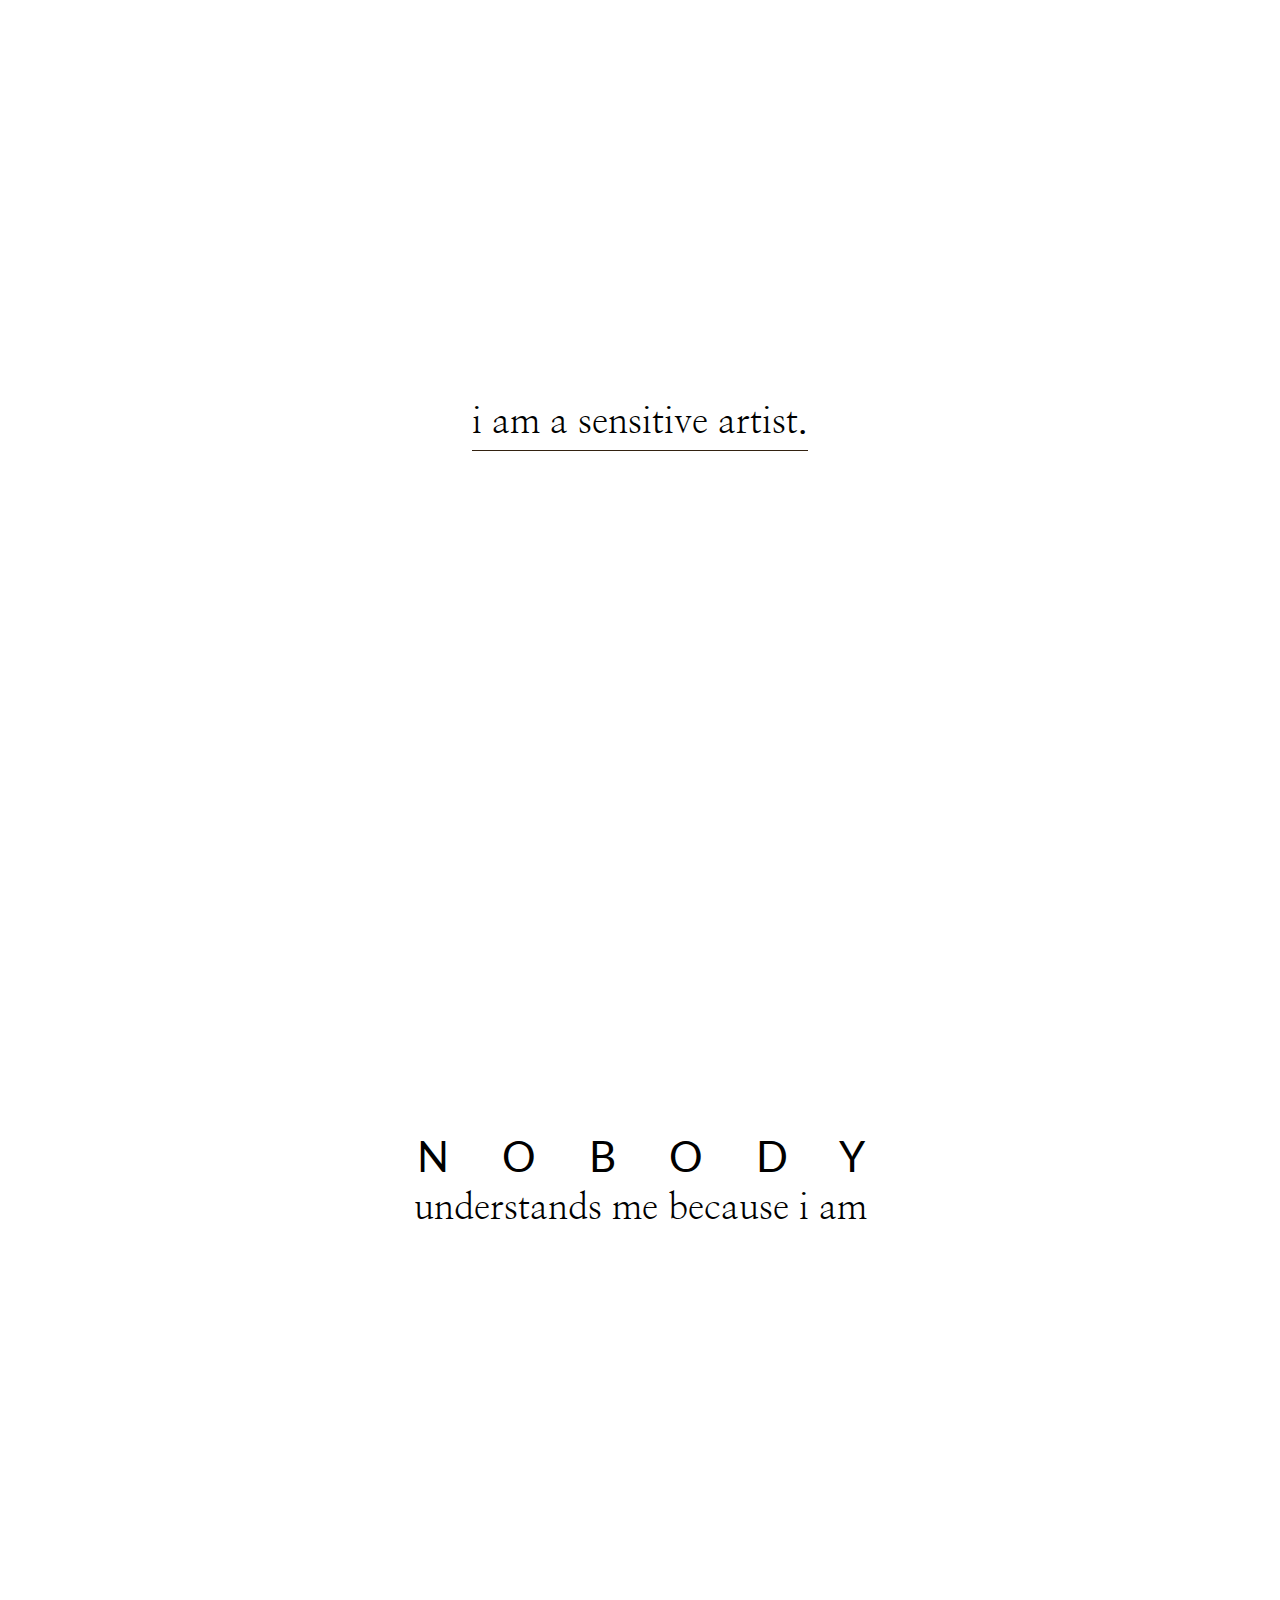
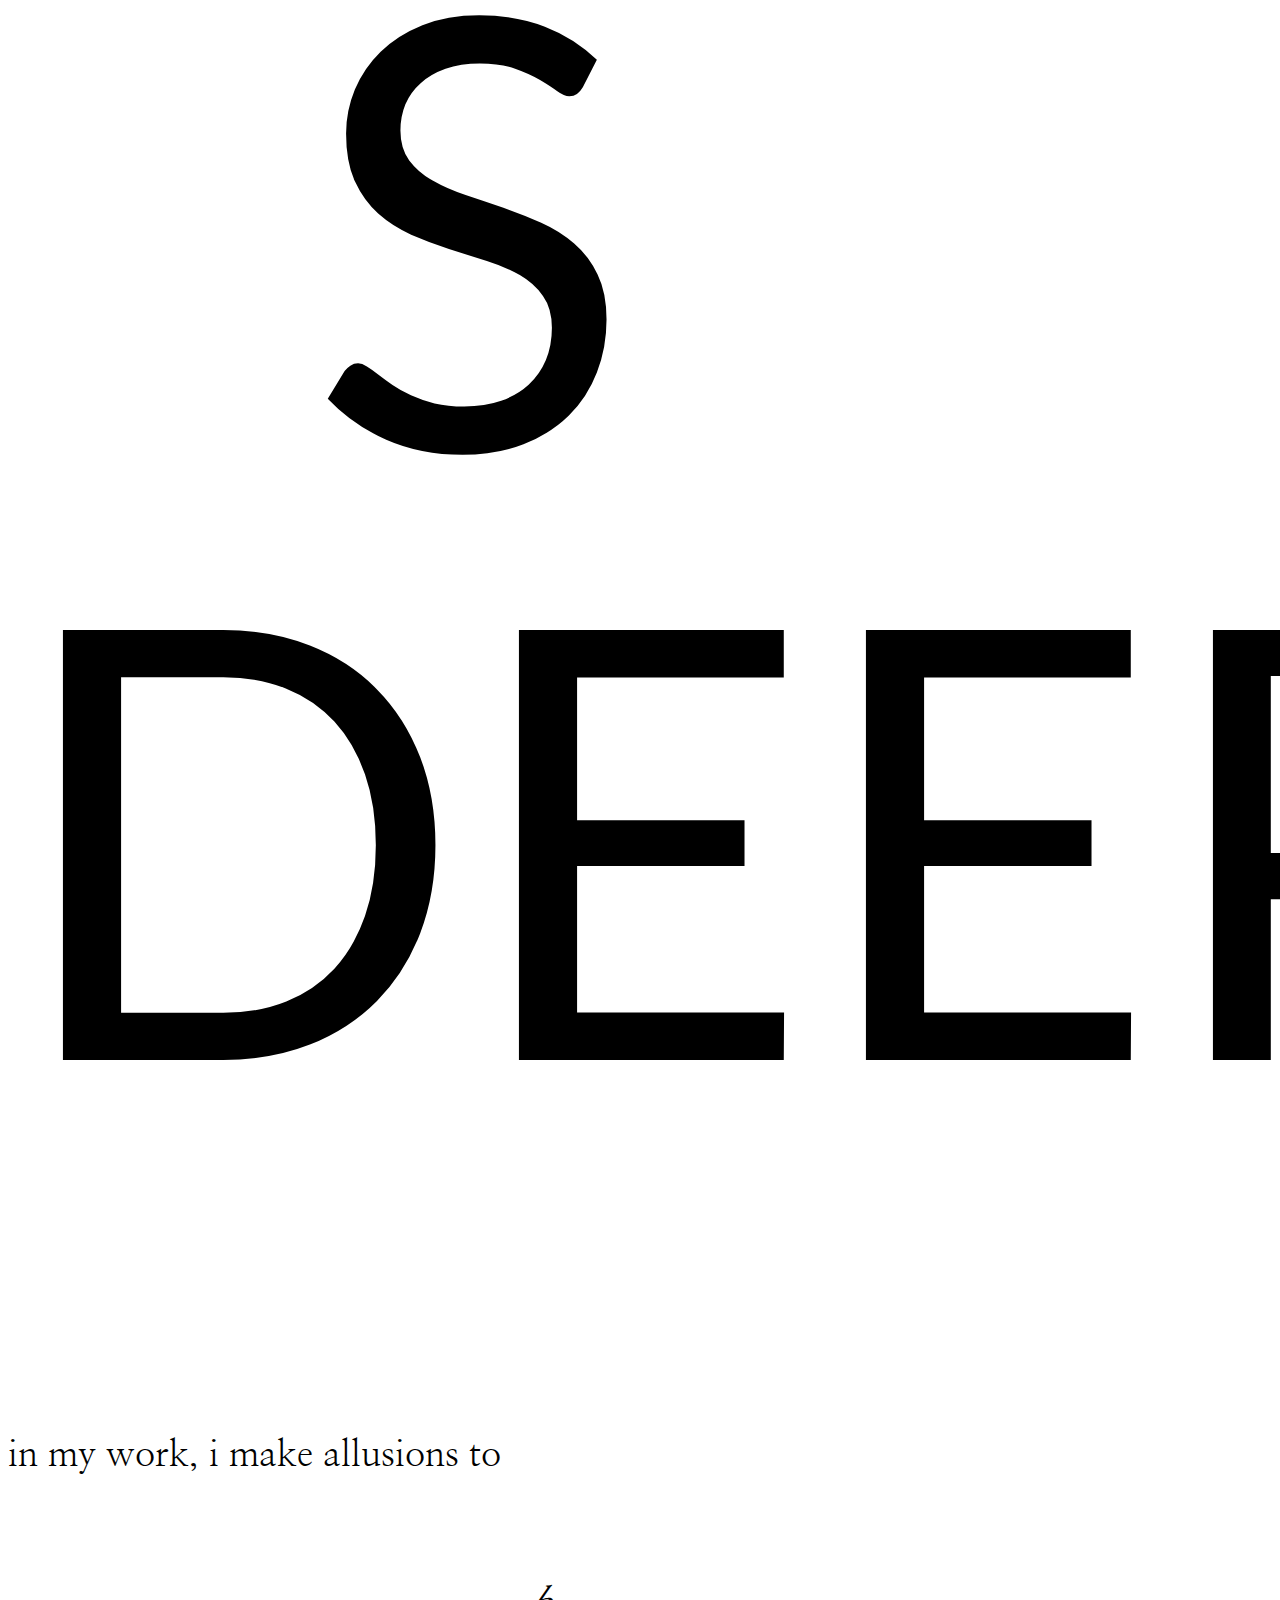
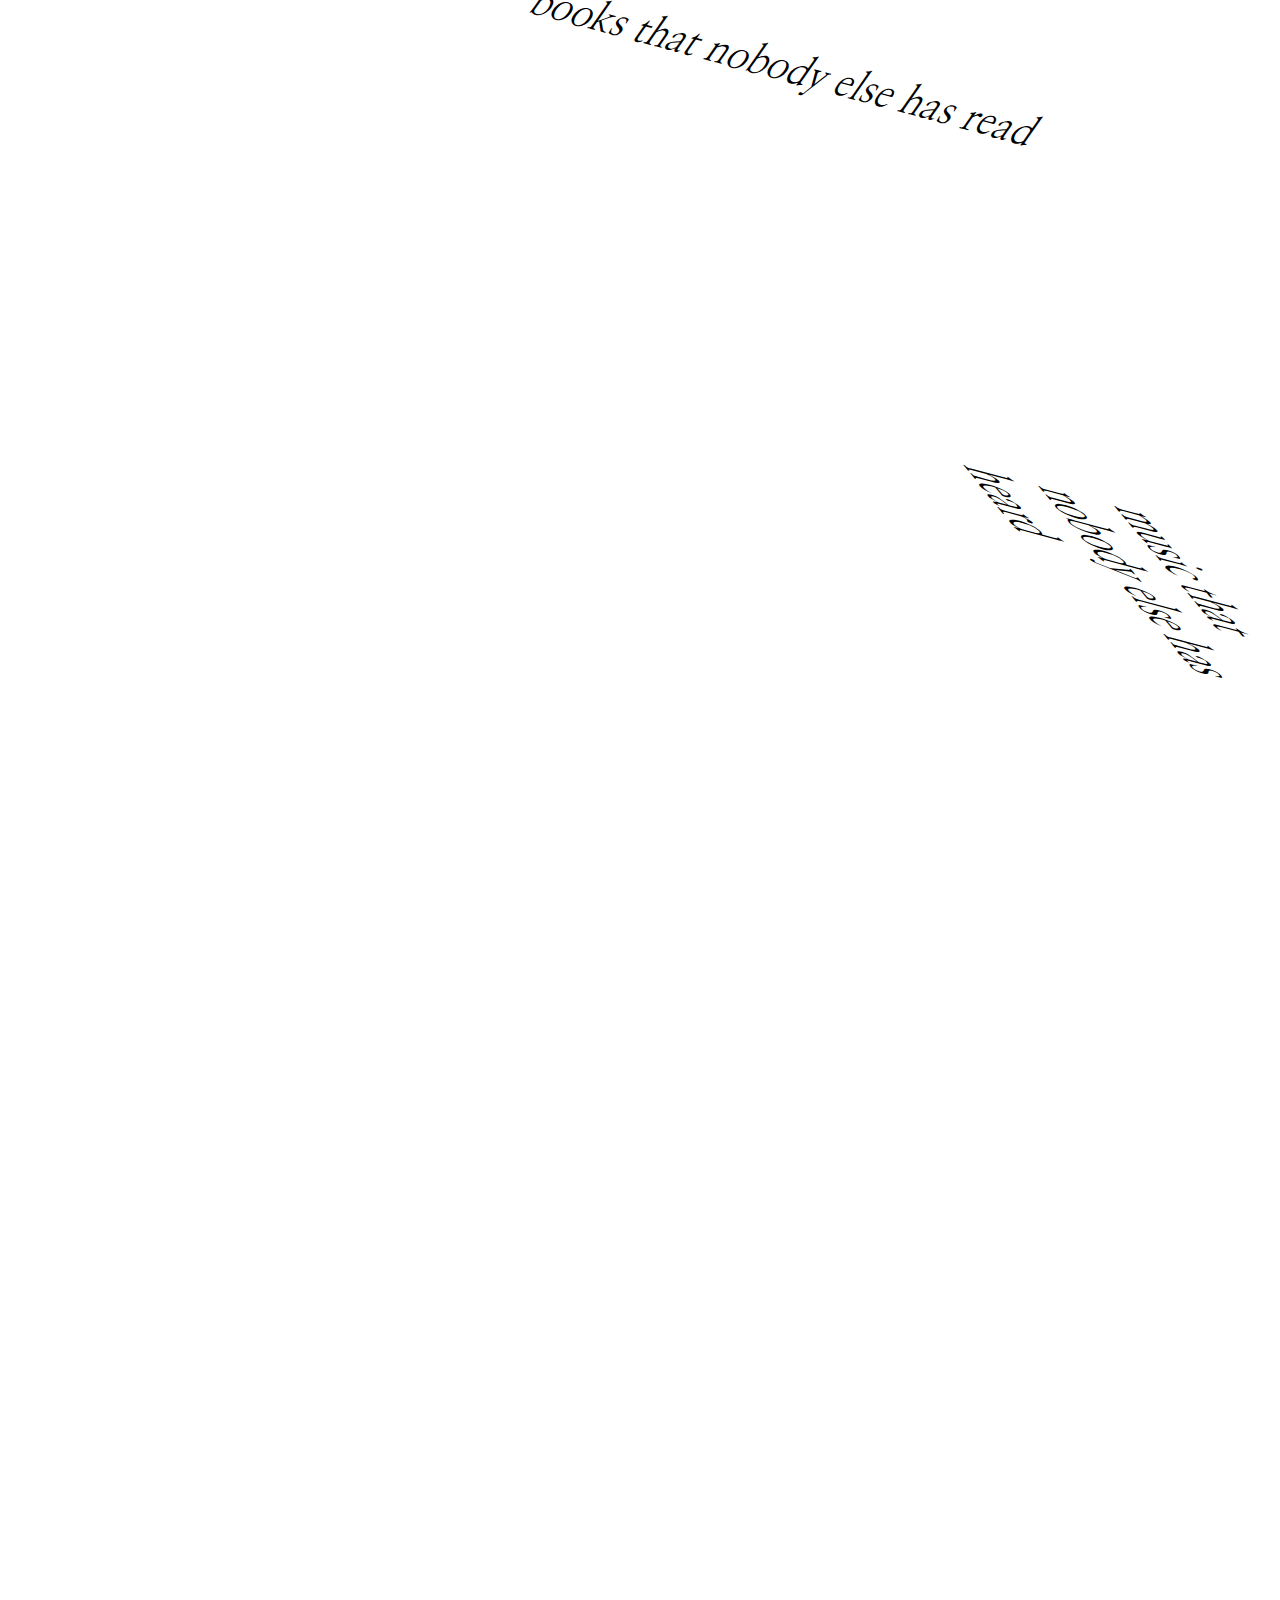
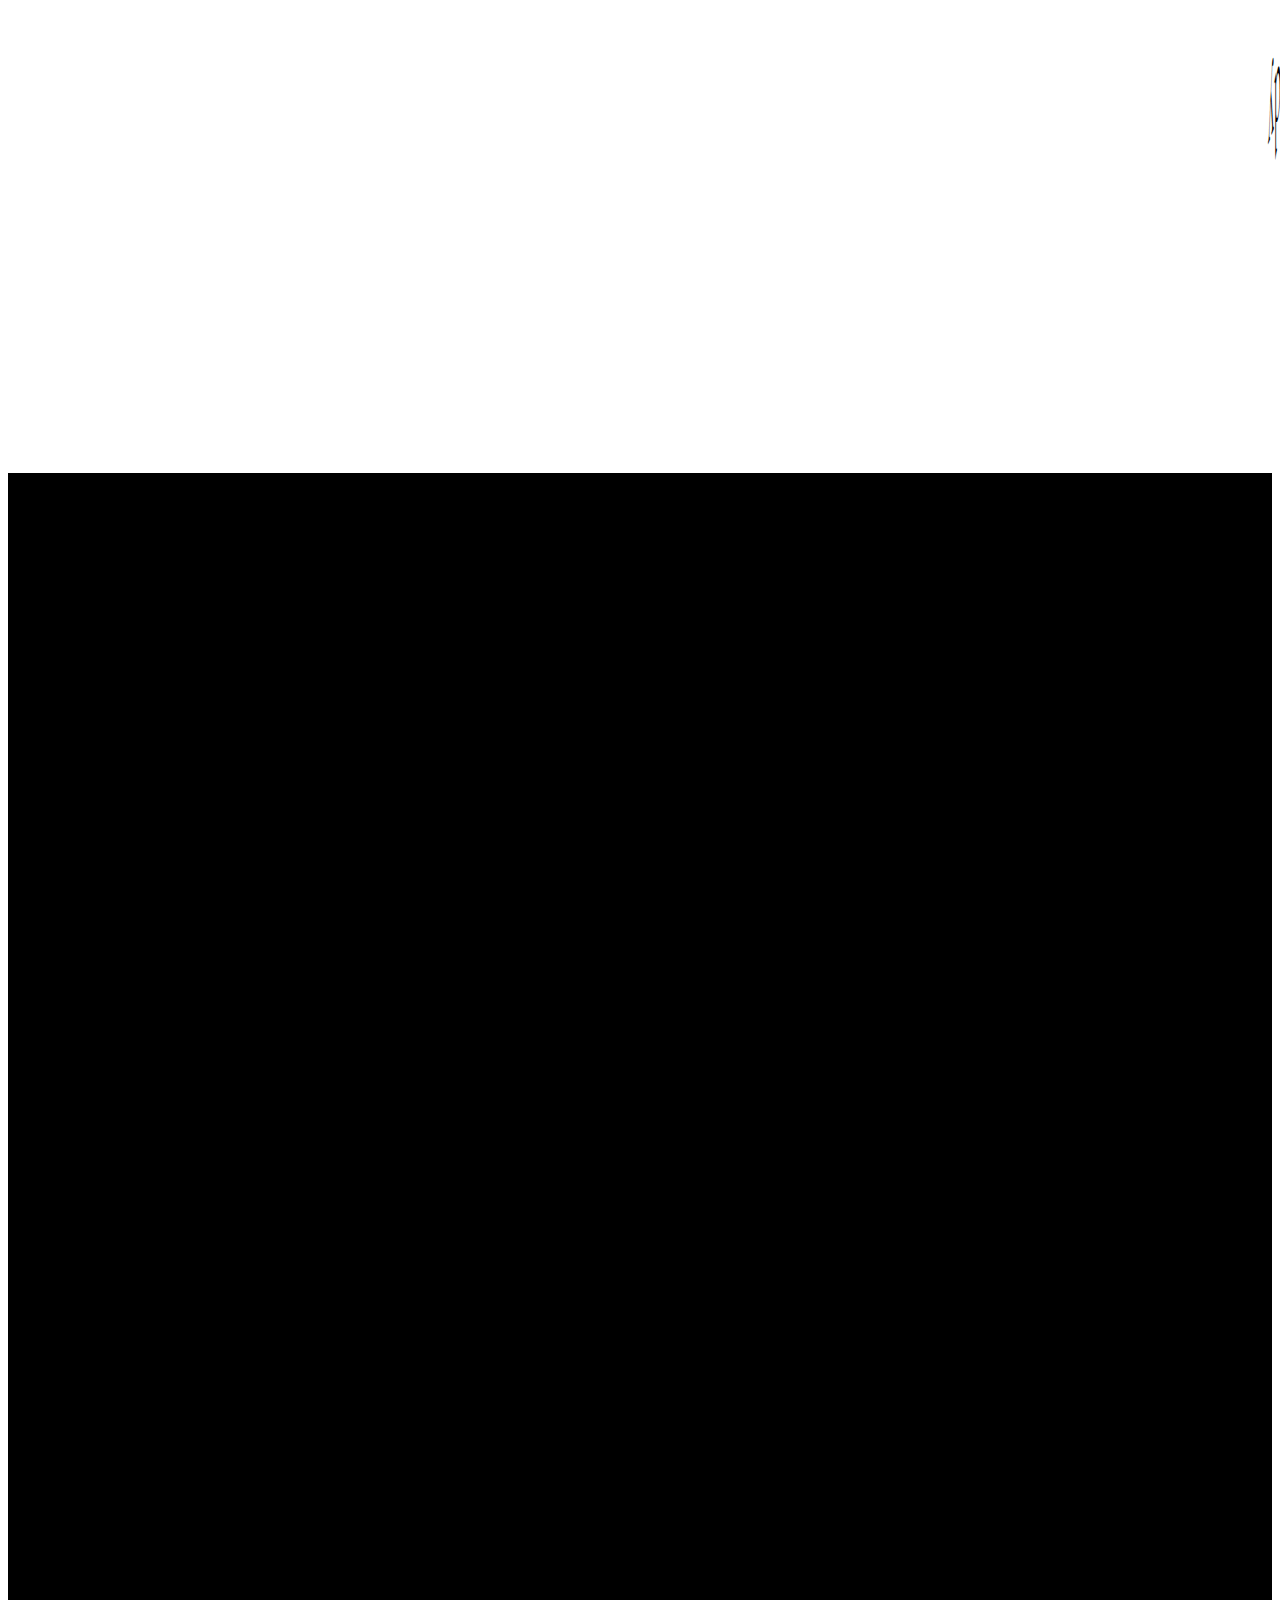
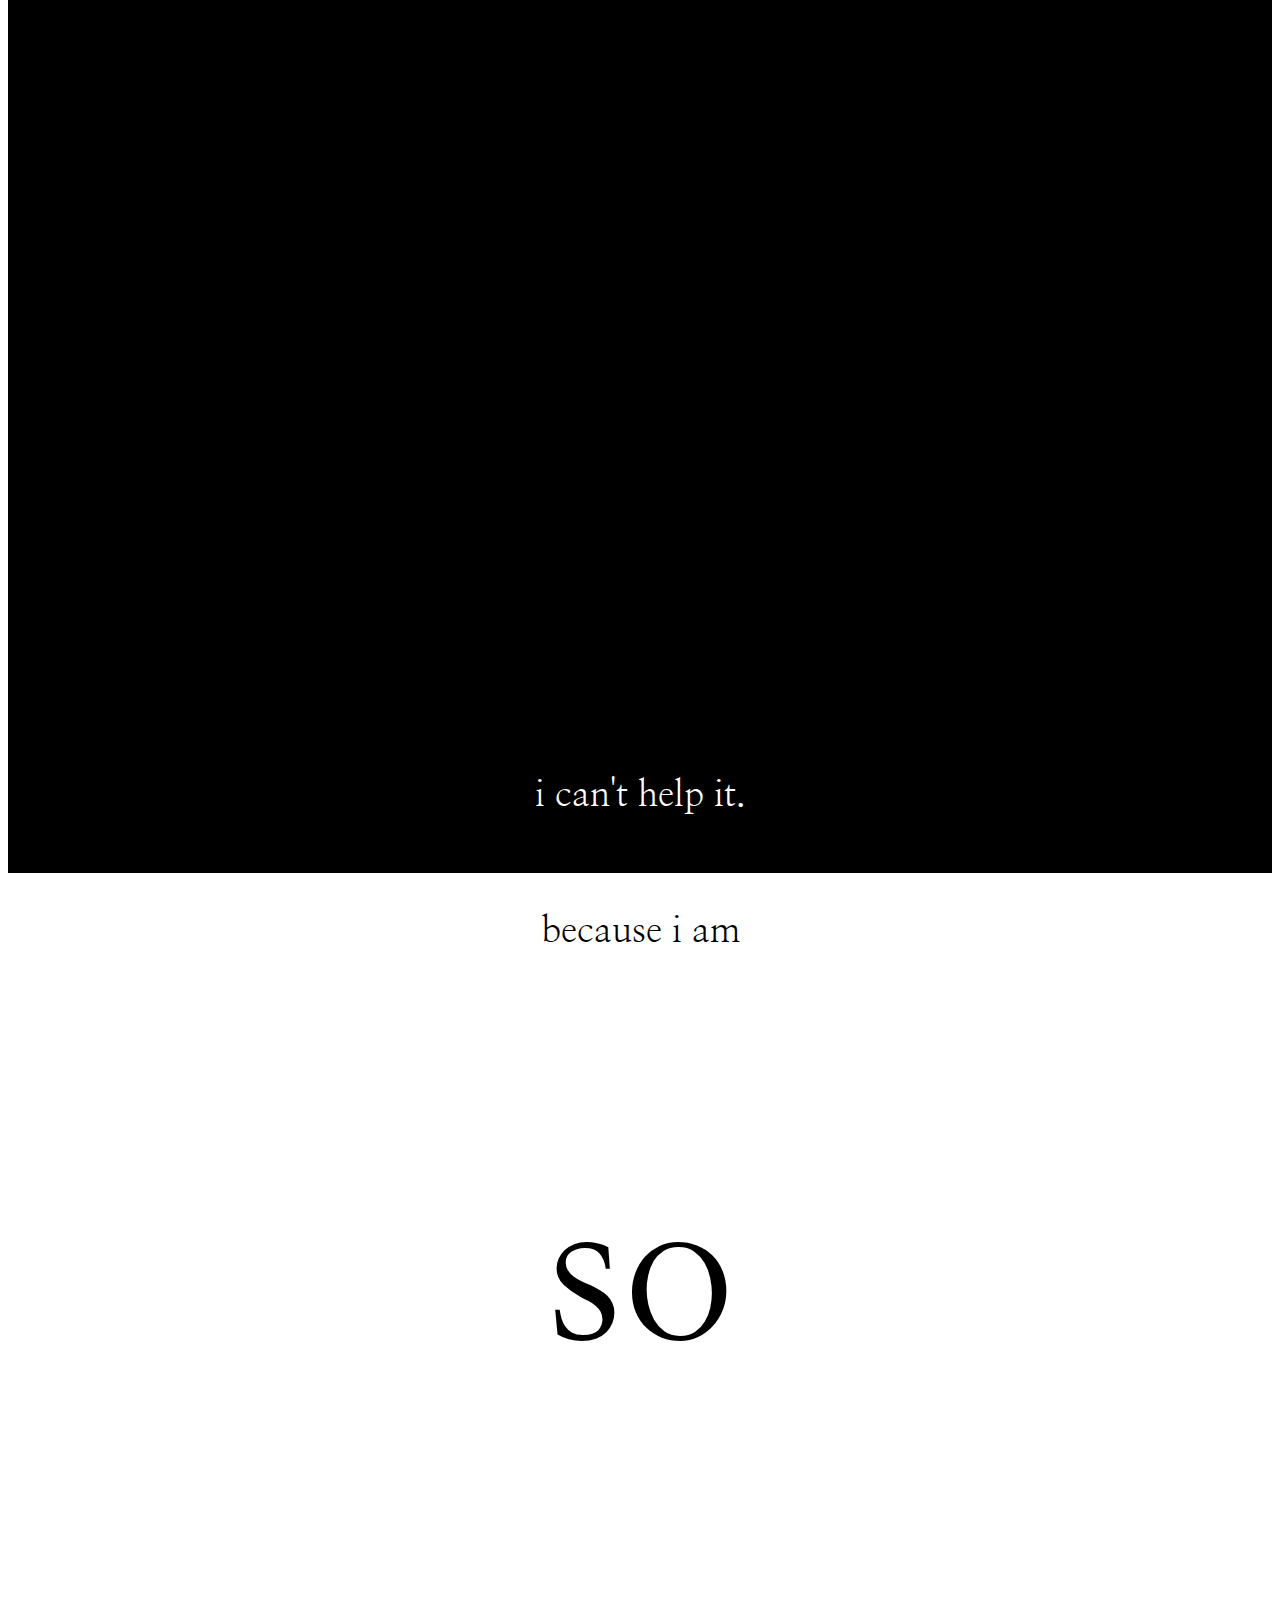
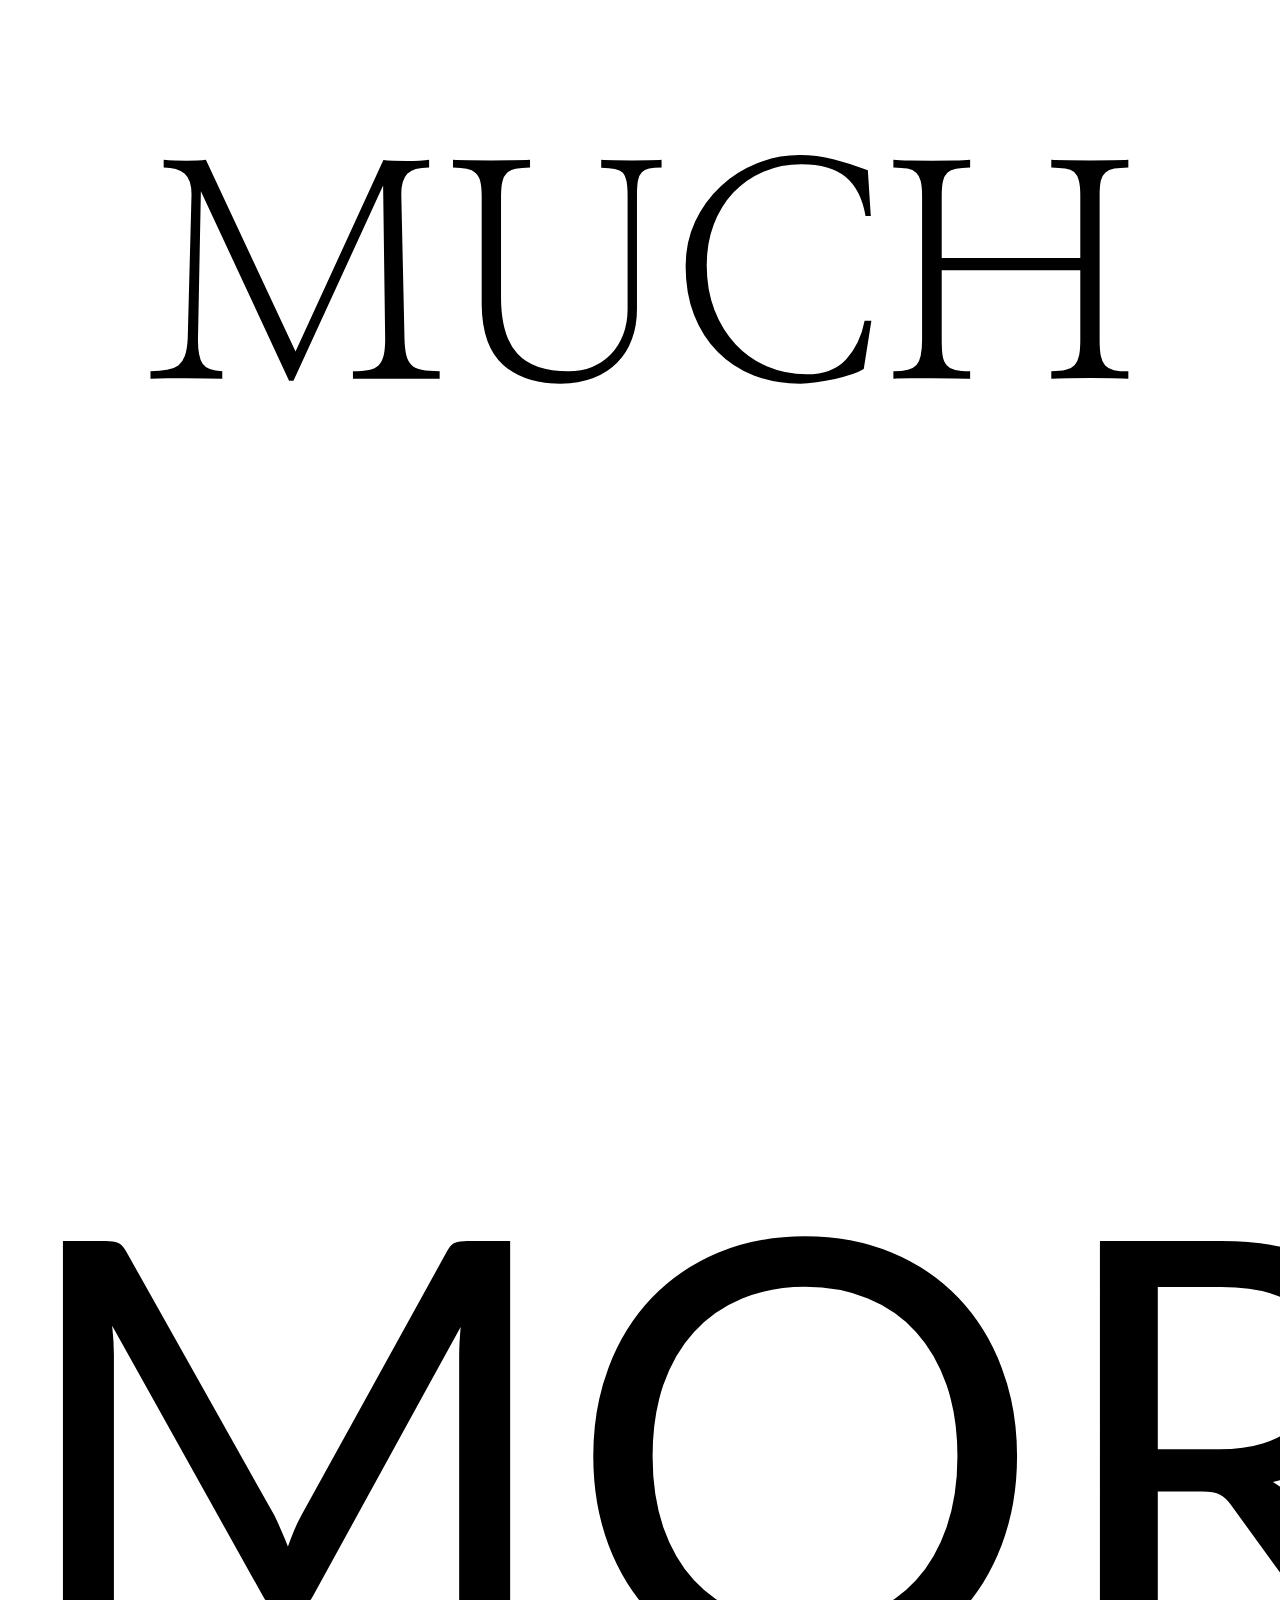
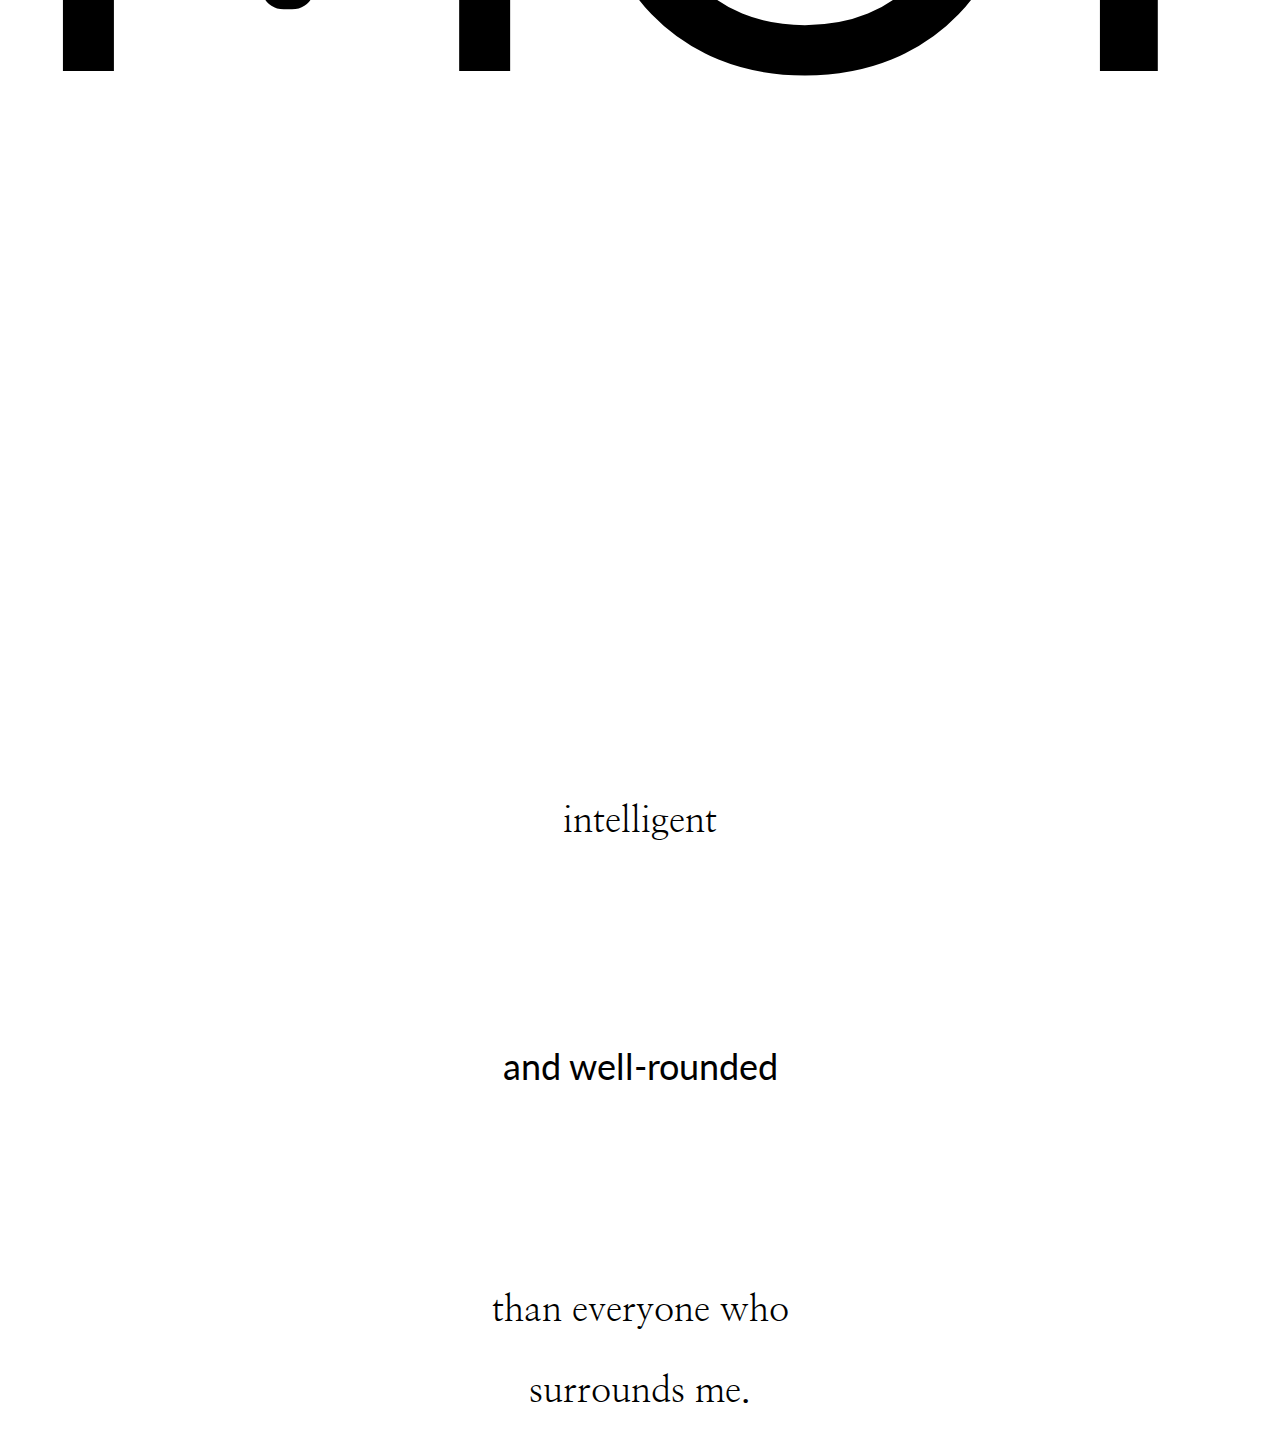
<file: expressive-typography/index.html>
<html>
    <head>
        <title>expressive typography</title>
    </head>

    <link rel="stylesheet" href="css/style.css">

    <body>
        <div class="line1-center">
            <p class='thin-underline'>
            i am a sensitive artist.
            </p>
        </div>

        <div class="line2">
            <p class="nobody">
            NOBODY
            </p>

            <p>
            understands me because i am
            </p>

            <p class="so-deep" id="so">
                SO
            </p>

            <p class="so-deep" id="deep">
                DEEP
            </p>
        </div>

        <div>
            <p>
                in my work, i make allusions to
            </p>

            <p class="books">
                books that nobody else has read
            </p>

            <div class="music-div">
                <p class="music-text">
                    music that nobody else has heard
                </p>
            </div>

            <div class="art-div">
                <p class="art-text">
                    and art that nobody else has seen
                </p>
            </div>
        </div>

        <div class="help-div">
            <p class="help">
                i can't help it.
            </p>
        </div>

        <div class="intelligent-div">
            <p>
                because i am
            </p>

            <p class="so">
                so
            </p>

            <p class="much">
                MUCH
            </p>

            <p class="more">
                MORE
            </p>

            <p>
                intelligent
            </p>
        </div>

        <p class="round">
            and well-rounded
        </p>

        <div class="surround-div">
            <p>
                than <span>everyone</span> who
            </p>

            <p class="surround">
                surrounds me.
            </p>
        </div>

    </body>
</html>
</file>
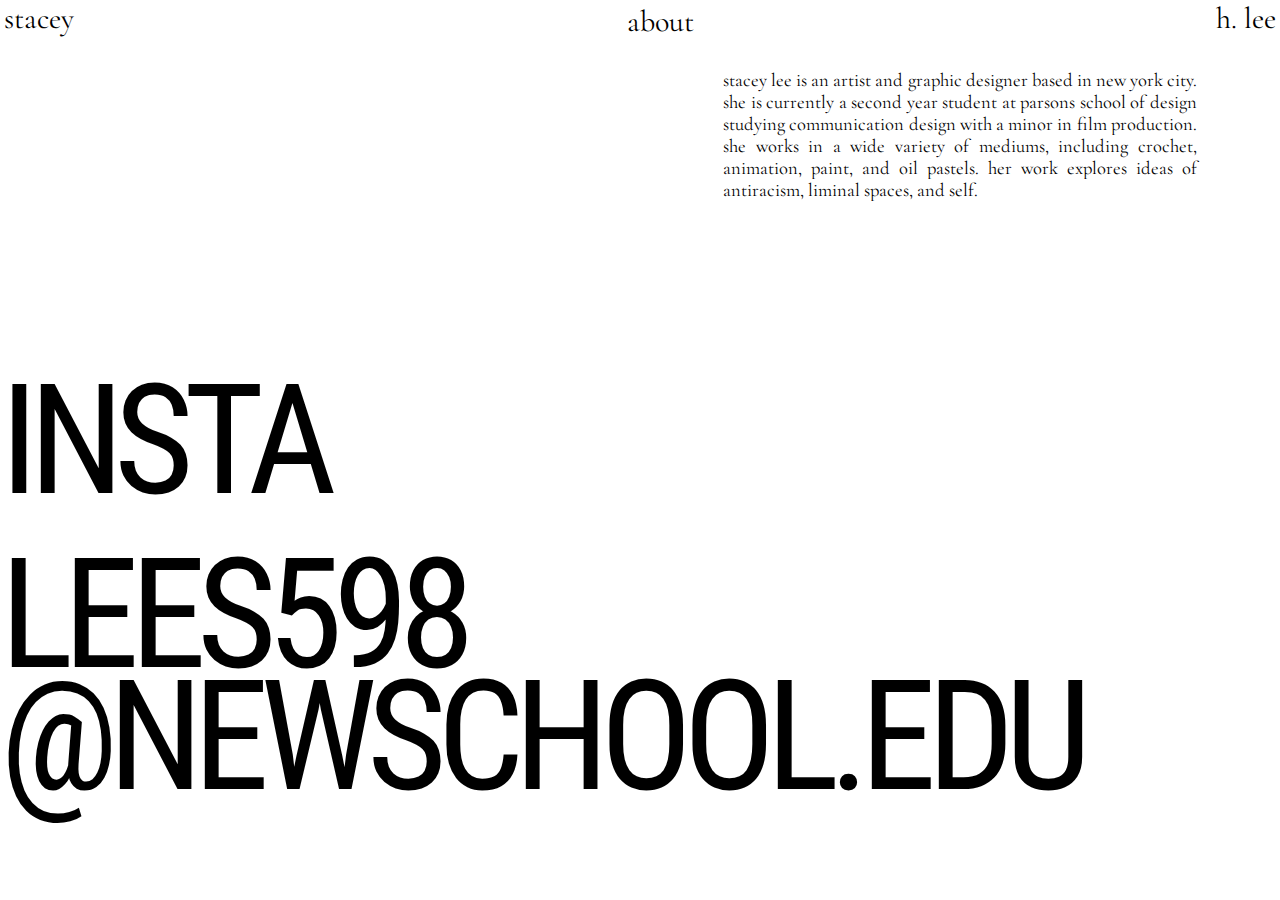
<file: about.html>
<html>
    <head>
        <title>about</title>
        <meta name="viewport" content="width=device-width, initial-scale=1.0">
        <link rel="stylesheet" href="css/about.css"> 
        <script src="js/three.js"></script>
    </head>

    <body>
        <div class="bg">
            <nav class="header">
                <a href="index.html" class="name" id="stacey">stacey</a>
                <a href="index.html" class="name" id="lee">h. lee</a>
                <p id="project-name">about</p>
            </nav>
        </div>

        <div class="text">
            <p>
                stacey lee is an artist and graphic designer based in new york city. she is currently a second year student at parsons school of design studying communication design with a minor in film production. 

                she works in a wide variety of mediums, including crochet, animation, paint, and oil pastels. her work explores ideas of antiracism, liminal spaces, and self.
            </p>
        </div>

        <div class="insta-container">
            <a href="https://www.instagram.com/stacey.hl/" class="contact-text" id="insta" target="_blank">insta</a>
        </div>

        <div class="email-container">
            <p class="contact-text" id="email">lees598<br>@newschool.edu</p>
        </div>
    </body>
</html>
</file>
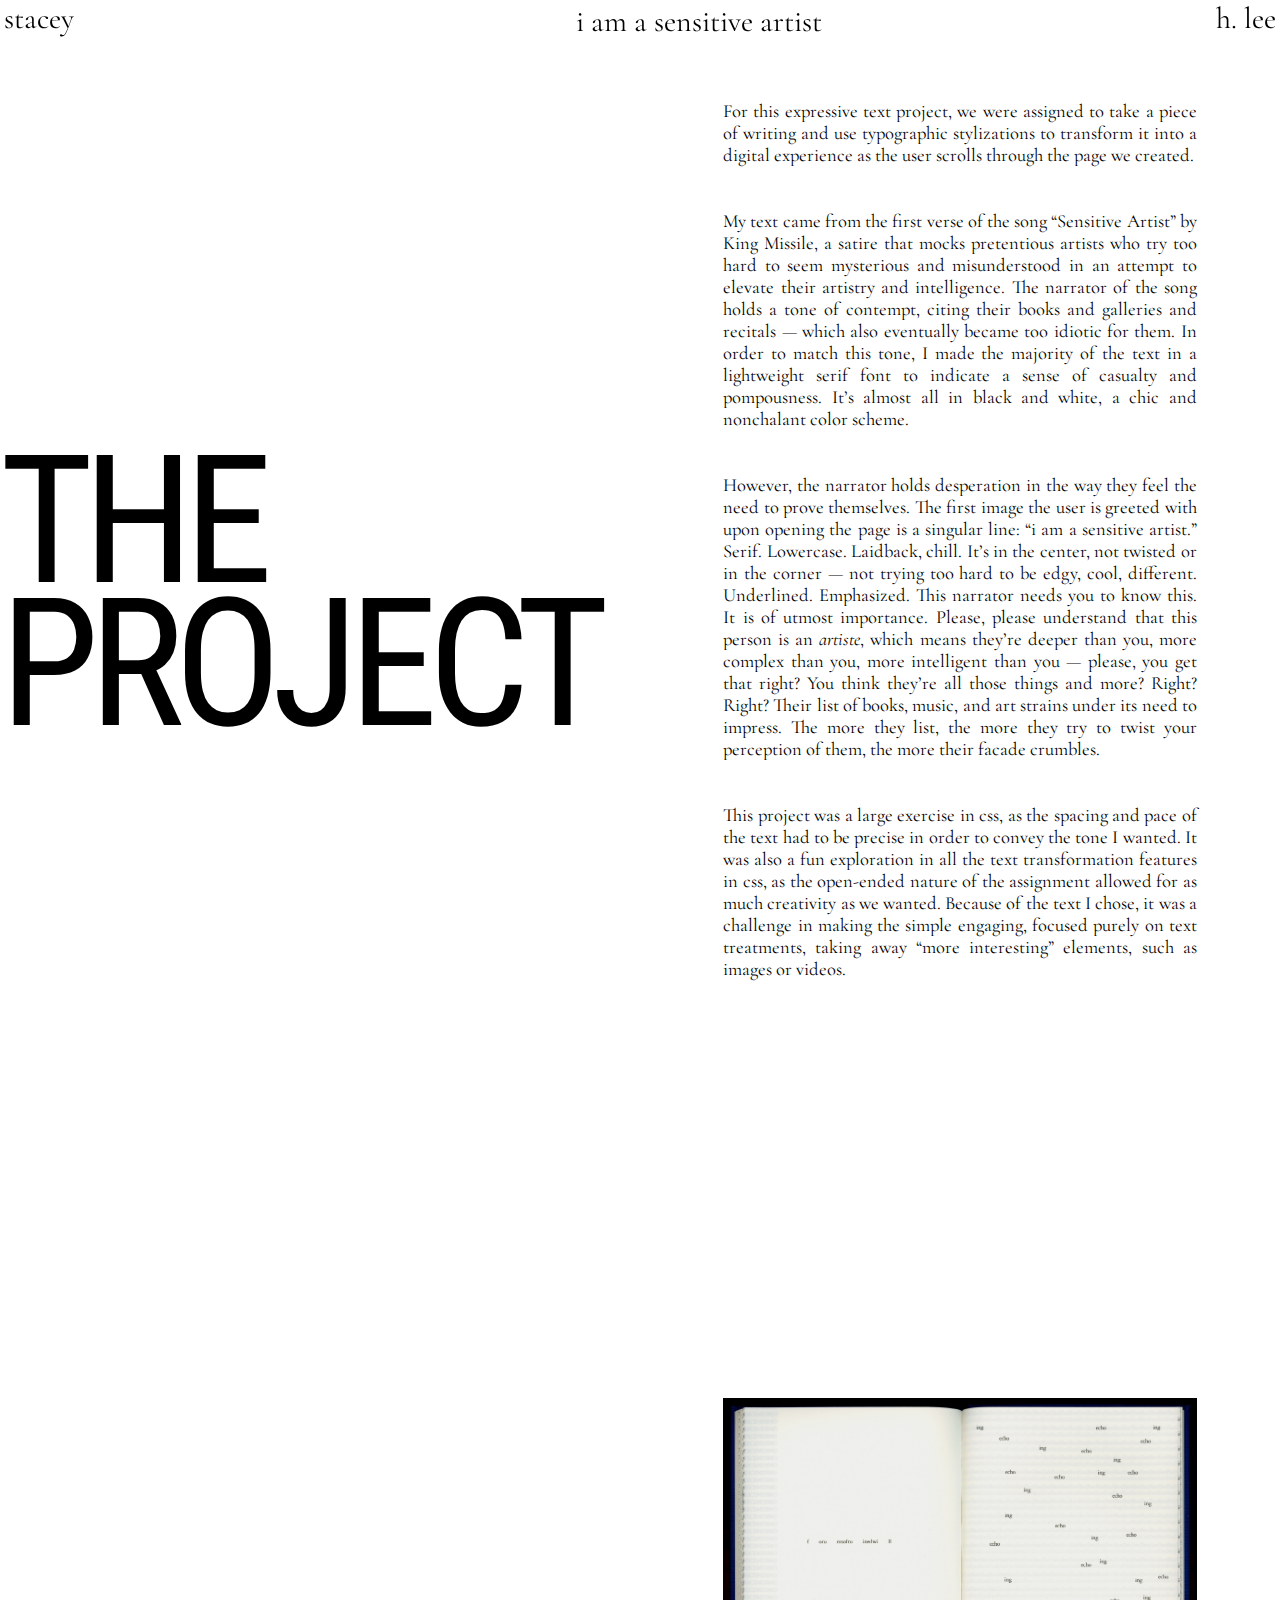
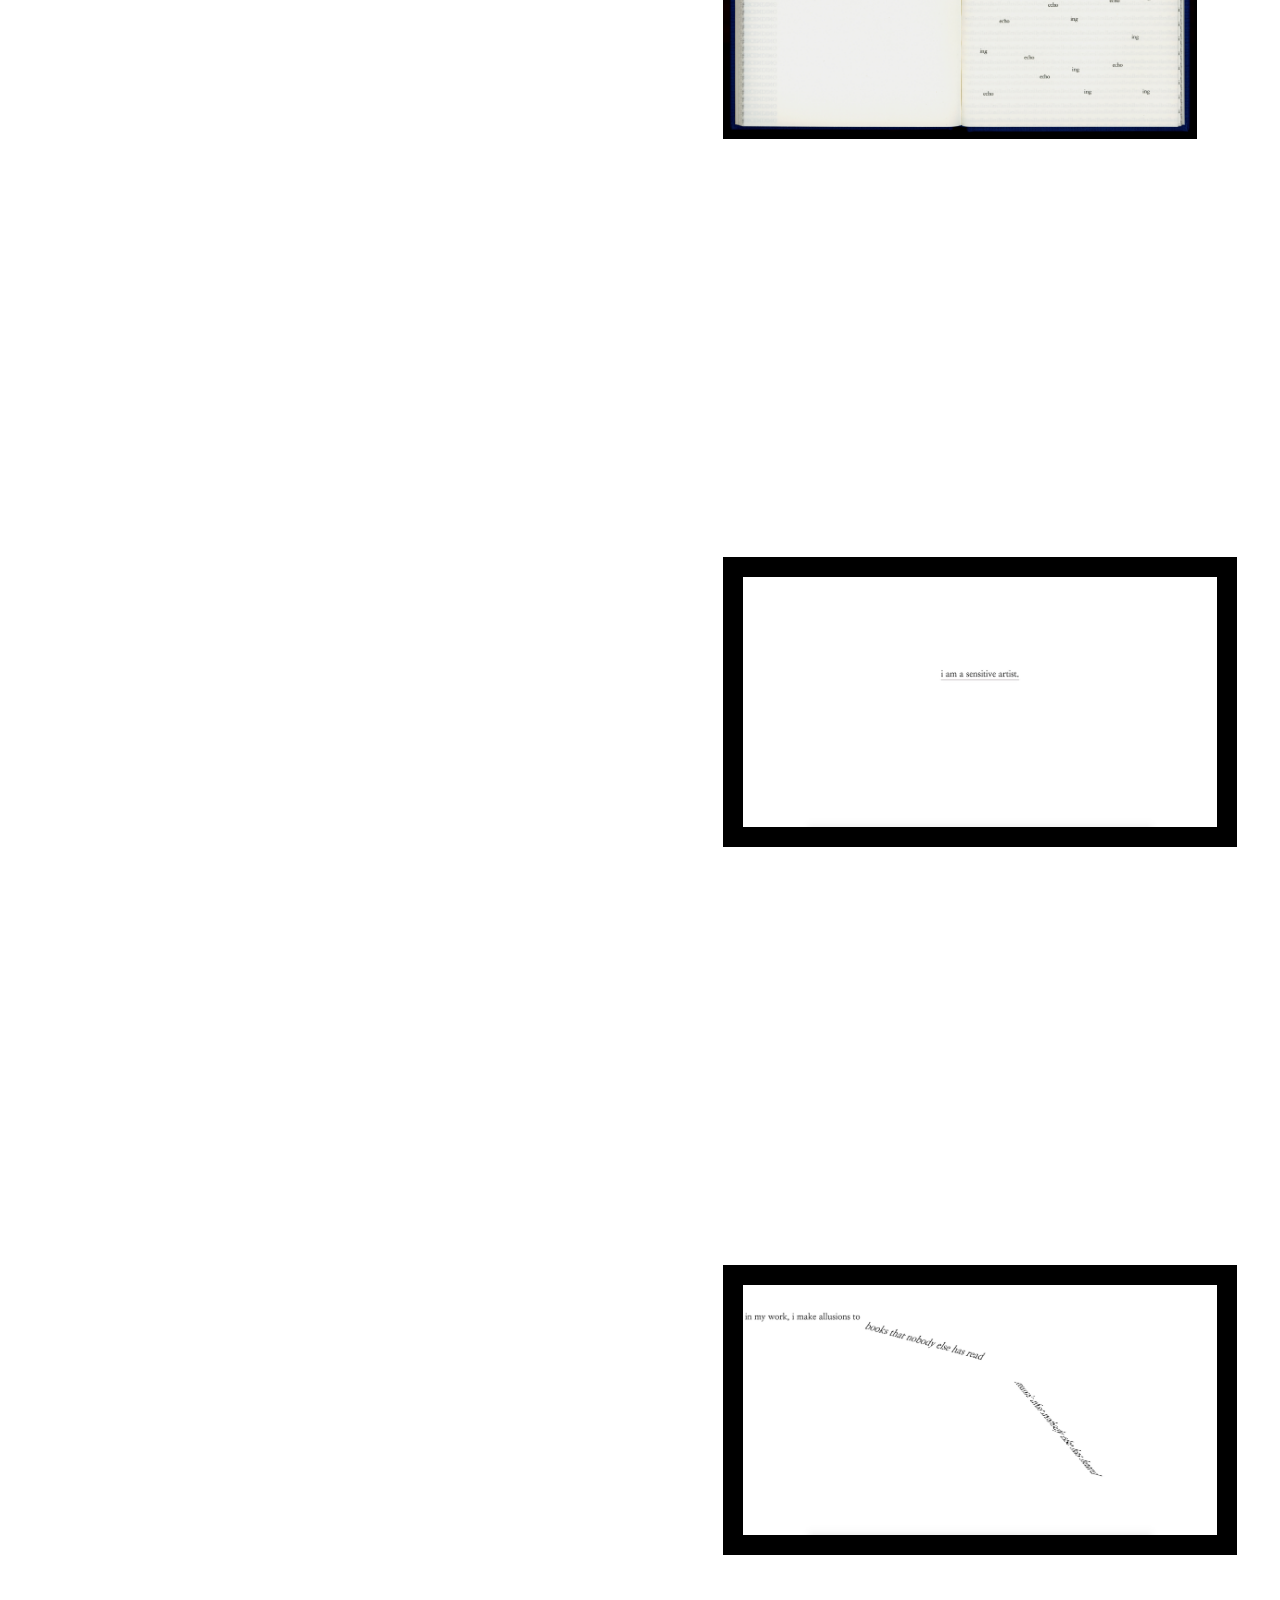
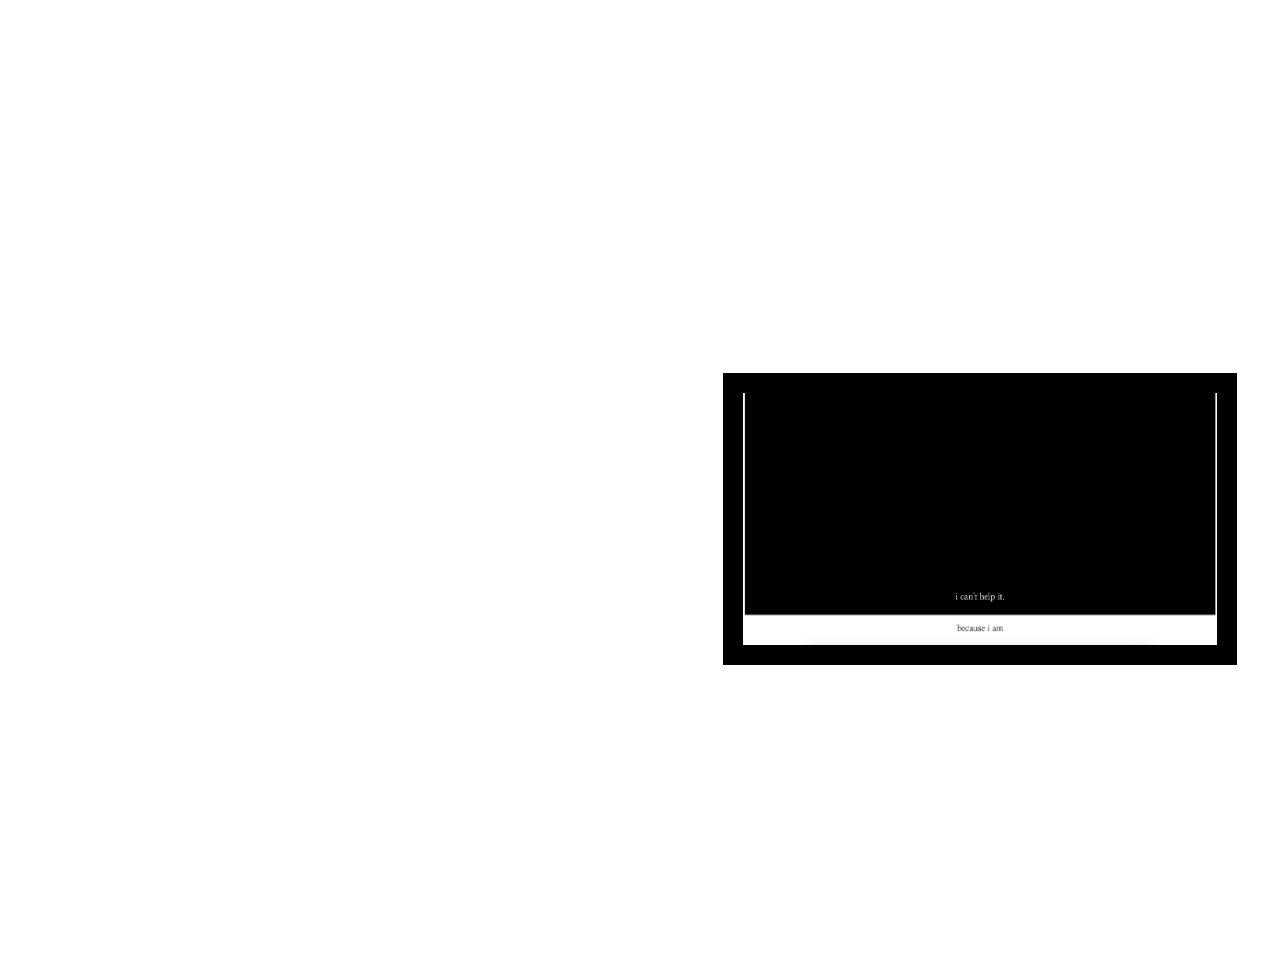
<file: project-one.html>
<html>
    <head>
        <title>i am a sensitive artist</title>
        <meta name="viewport" content="width=device-width, initial-scale=1.0">
        <link rel="stylesheet" href="css/one.css"> 
        <script src="js/one.js"></script>
    </head>

    <body>
        <div class="bg">
            <nav class="header">
                <a href="index.html" class="name" id="stacey">stacey</a>
                <a href="index.html" class="name" id="lee">h. lee</a>
                <p id="project-name">i am a sensitive artist</p>
            </nav>
        </div>

        <div class="example-text">
            <p id="example-text-child">
                <span id="caption">pictured: N.H. Pritchard, from "Via"</span>
                <br>
                i was largely inspired by concrete poetry, which is essentially painting with words. the composition of the words and the overall form takes precedence over what the actual words are.
            </p>
        </div>

        <div class="title-text">
            <p>
                the title of the song and the first image the user sees upon opening the page. surrounded by a large amount of white space, the underlined statement holds importance and gravity.
            </p>
        </div>

        <div class="list-text">
            <p>
                the artist relies on his "obscure" allusions to seem more intelligent. he specifically states "books that nobody else has read, music that nobody else has heard, and art that nobody else has seen." the repetition in the syntax highlights the narrator's desperation to prove himself. 
            </p>
        </div>

        <div class="contrast-text">
            <p>
                "i can't help it" is meant to be a casual phrase. however, its nonchalance is contradicted by the list that follows beforehand. on the page, the statement comes at the end of a long black box the user has to scroll through, making it seem more minimal, juxtaposing the list.
            </p>
        </div>

        <div class="container">
            <p class="text">
                For this expressive text project, we were assigned to take a piece of writing and use typographic stylizations to transform it into a digital experience as the user scrolls through the page we created.<br><br><br>My text came from the first verse of the song “Sensitive Artist” by King Missile, a satire that mocks pretentious artists who try too hard to seem mysterious and misunderstood in an attempt to elevate their artistry and intelligence. The narrator of the song holds a tone of contempt, citing their books and galleries and recitals — which also eventually became too idiotic for them. In order to match this tone, I made the majority of the text in a lightweight serif font to indicate a sense of casualty and pompousness. It’s almost all in black and white, a chic and nonchalant color scheme.<br><br><br>However, the narrator holds desperation in the way they feel the need to prove themselves. The first image the user is greeted with upon opening the page is a singular line: “i am a sensitive artist.” Serif. Lowercase. Laidback, chill. It’s in the center, not twisted or in the corner — not trying too hard to be edgy, cool, different. Underlined. Emphasized. This narrator needs you to know this. It is of utmost importance. Please, please understand that this person is an <span id="artiste">artiste</span>, which means they’re deeper than you, more complex than you, more intelligent than you — please, you get that right? You think they’re all those things and more? Right? Right? Their list of books, music, and art strains under its need to impress. The more they list, the more they try to twist your perception of them, the more their facade crumbles.<br><br><br>This project was a large exercise in css, as the spacing and pace of the text had to be precise in order to convey the tone I wanted. It was also a fun exploration in all the text transformation features in css, as the open-ended nature of the assignment allowed for as much creativity as we wanted. Because of the text I chose, it was a challenge in making the simple engaging, focused purely on text treatments, taking away “more interesting” elements, such as images or videos. 

                <br><br><br><br><br><br><br><br><br><br><br><br><br><br><br><br><br><br><br><br>

                <img src="images/one/example.jpeg" id="example" >
    
                <br><br><br><br><br><br><br><br><br><br><br><br><br><br><br><br><br><br><br><br>
    
                <img src="images/one/title.jpeg" id="title" >
    
                <br><br><br><br><br><br><br><br><br><br><br><br><br><br><br><br><br><br><br><br>
    
                <img src="images/one/list.jpeg" id="list" >
    
                <br><br><br><br><br><br><br><br><br><br><br><br><br><br><br><br><br><br><br><br>
    
                <img src="images/one/contrast.jpeg" id="contrast" >
    
                <br><br><br><br><br><br><br><br><br><br><br><br><br><br>
            </p>
        </div>

        <div class="the-project-container">
        <a href="expressive-typography/index.html" class="the-project" target="_blank">the<br>project</a>
        </div>
    </body>
</html>
</file>
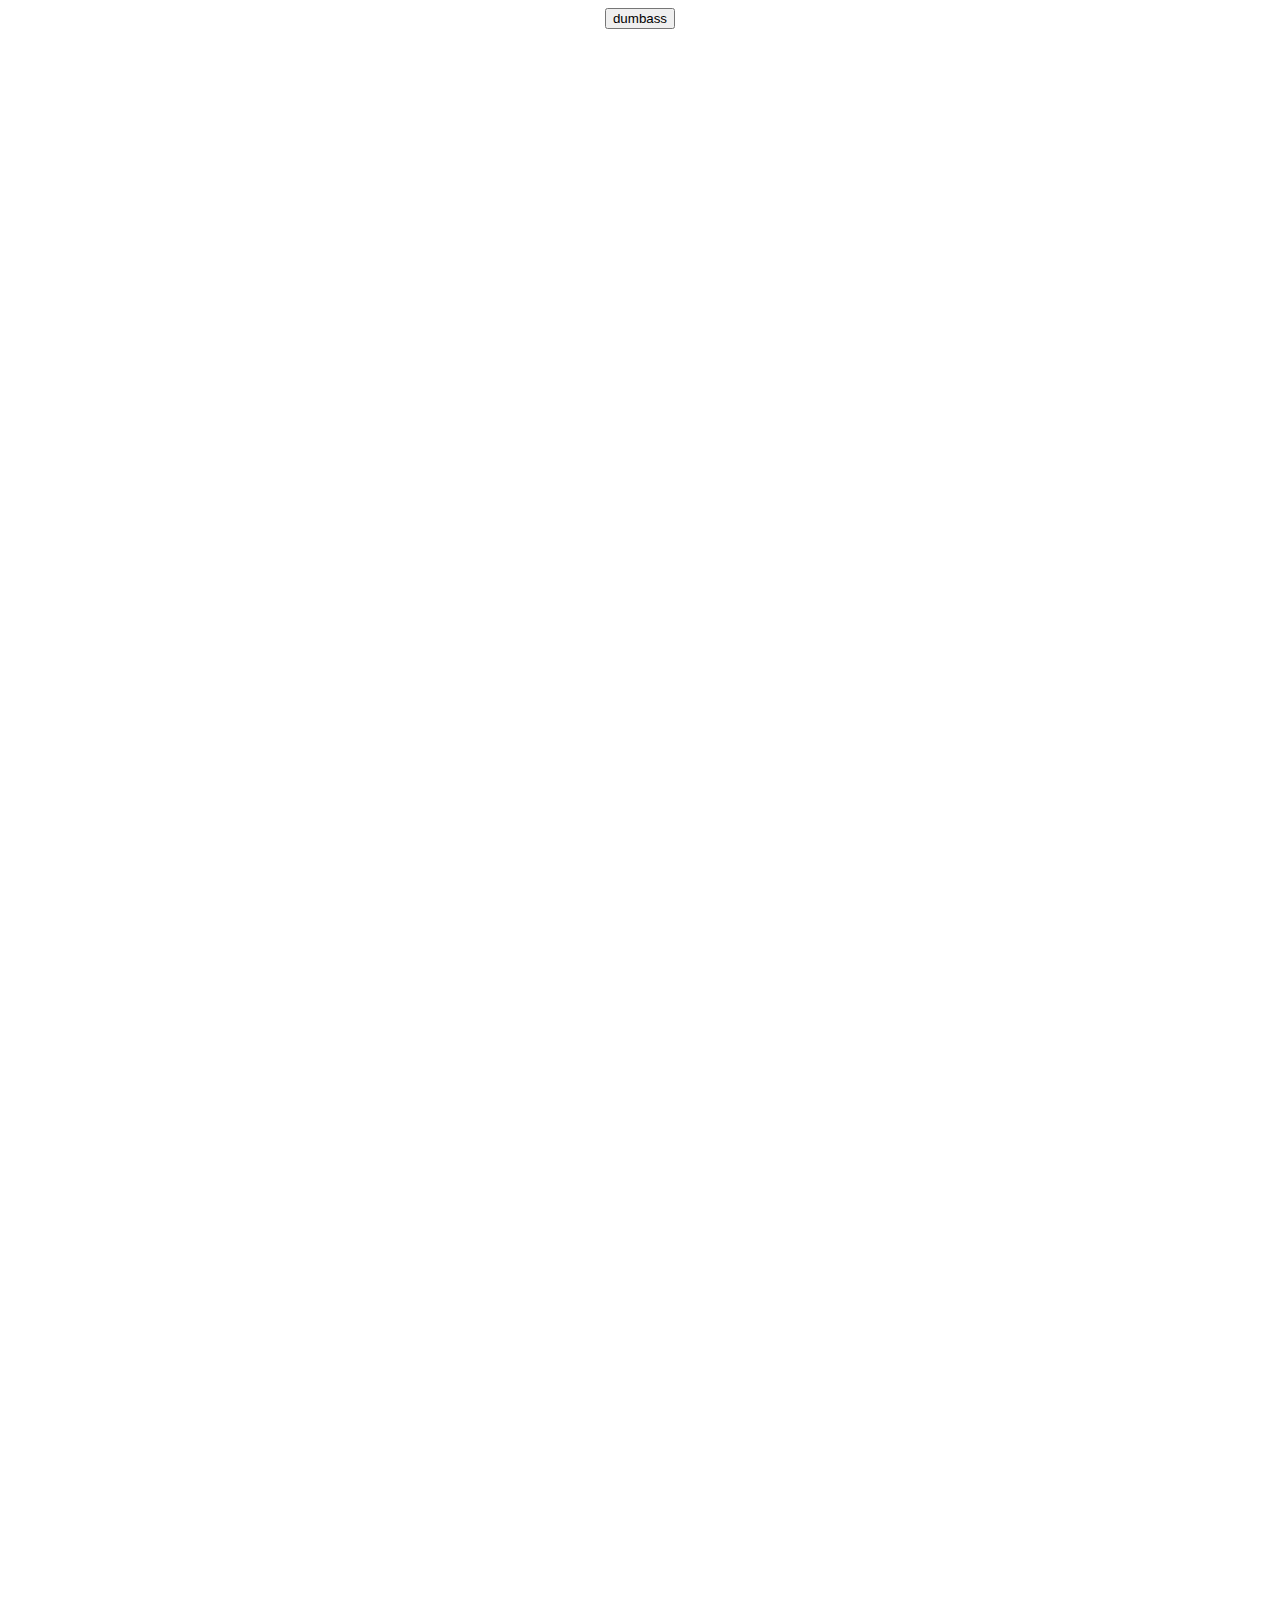
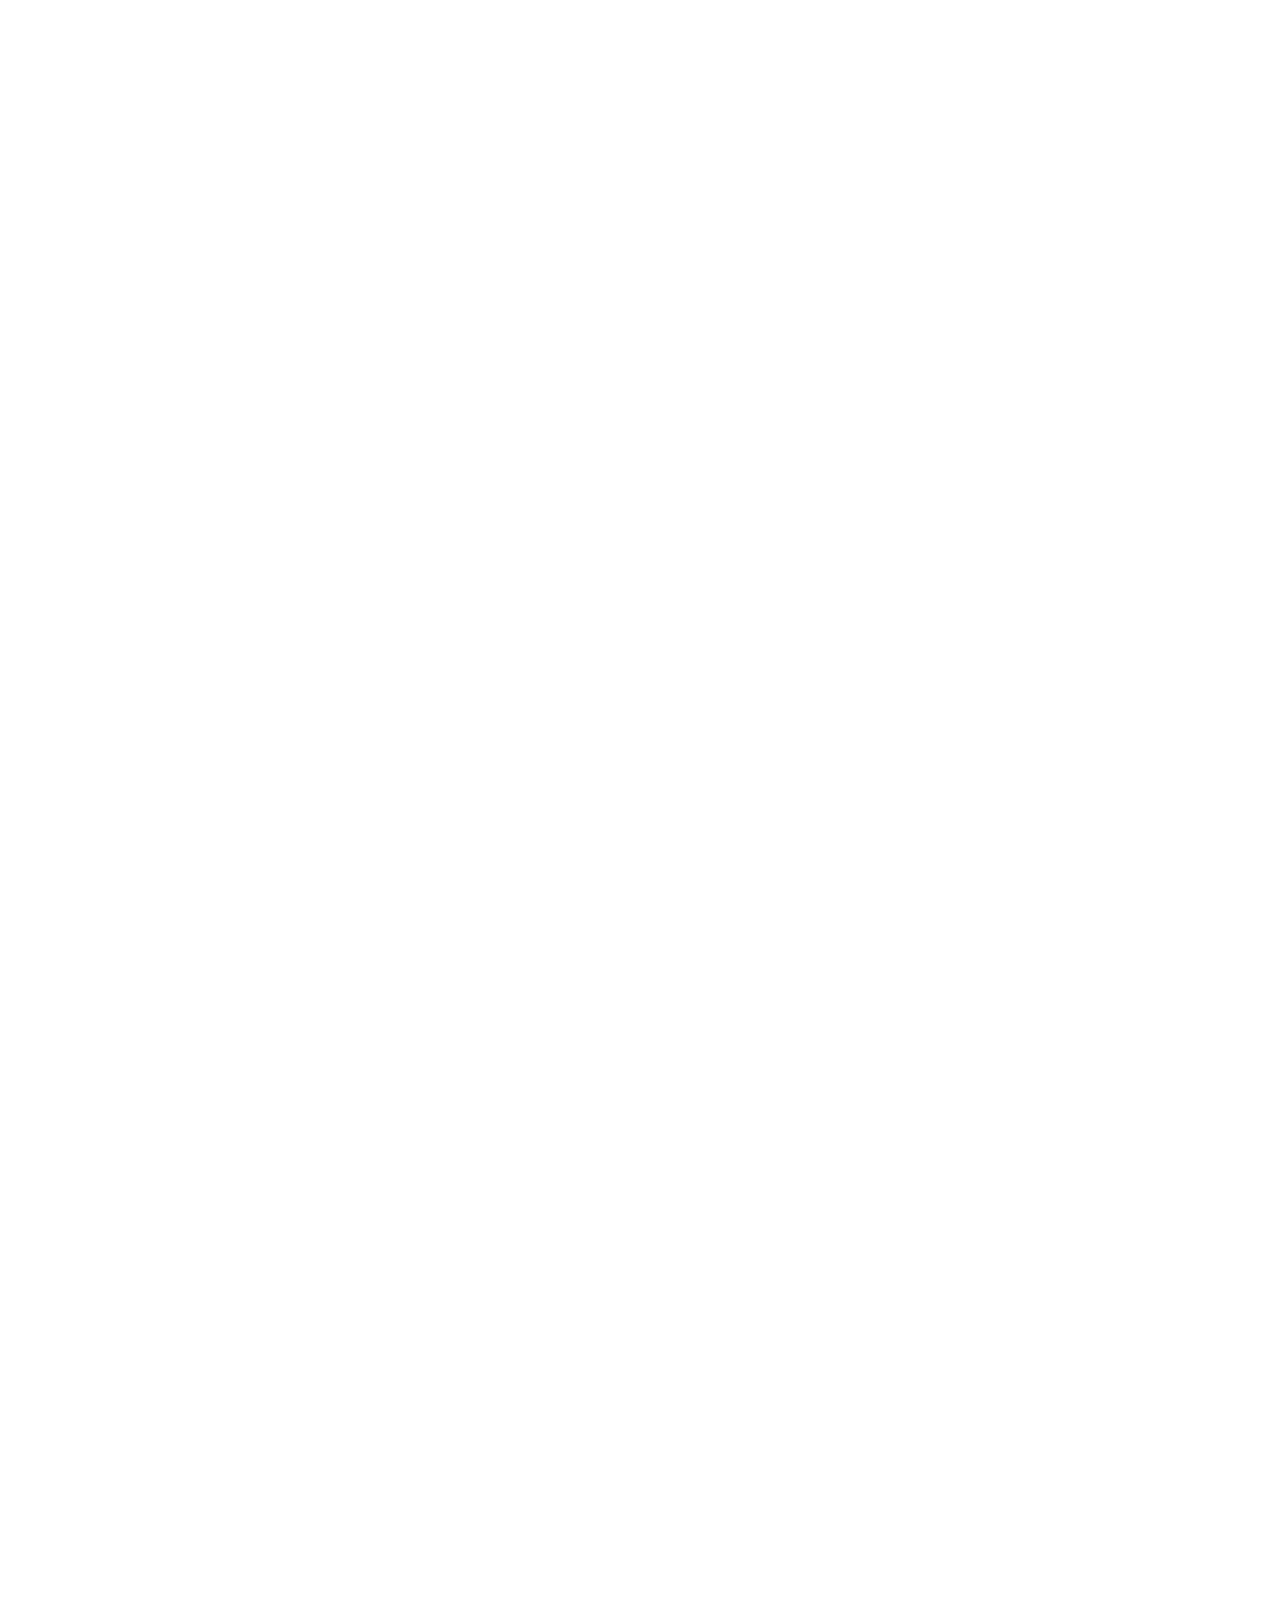
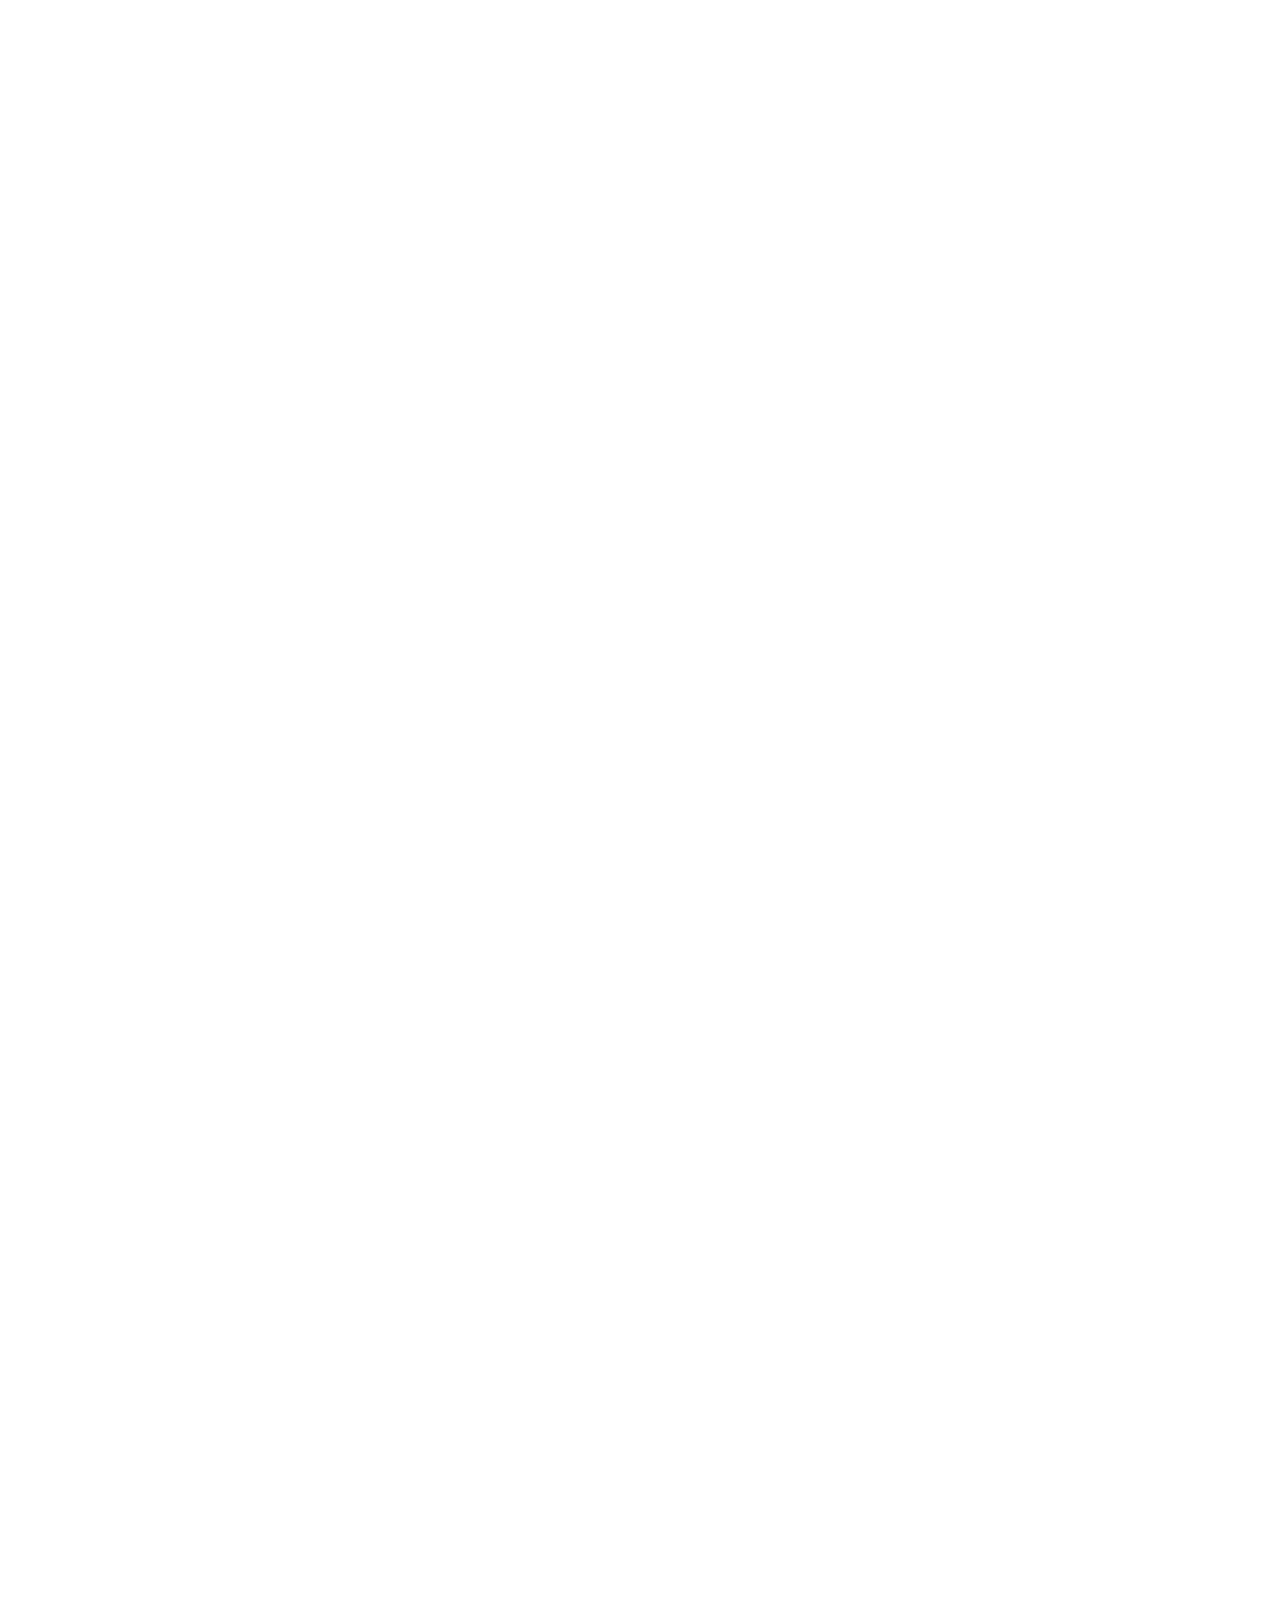
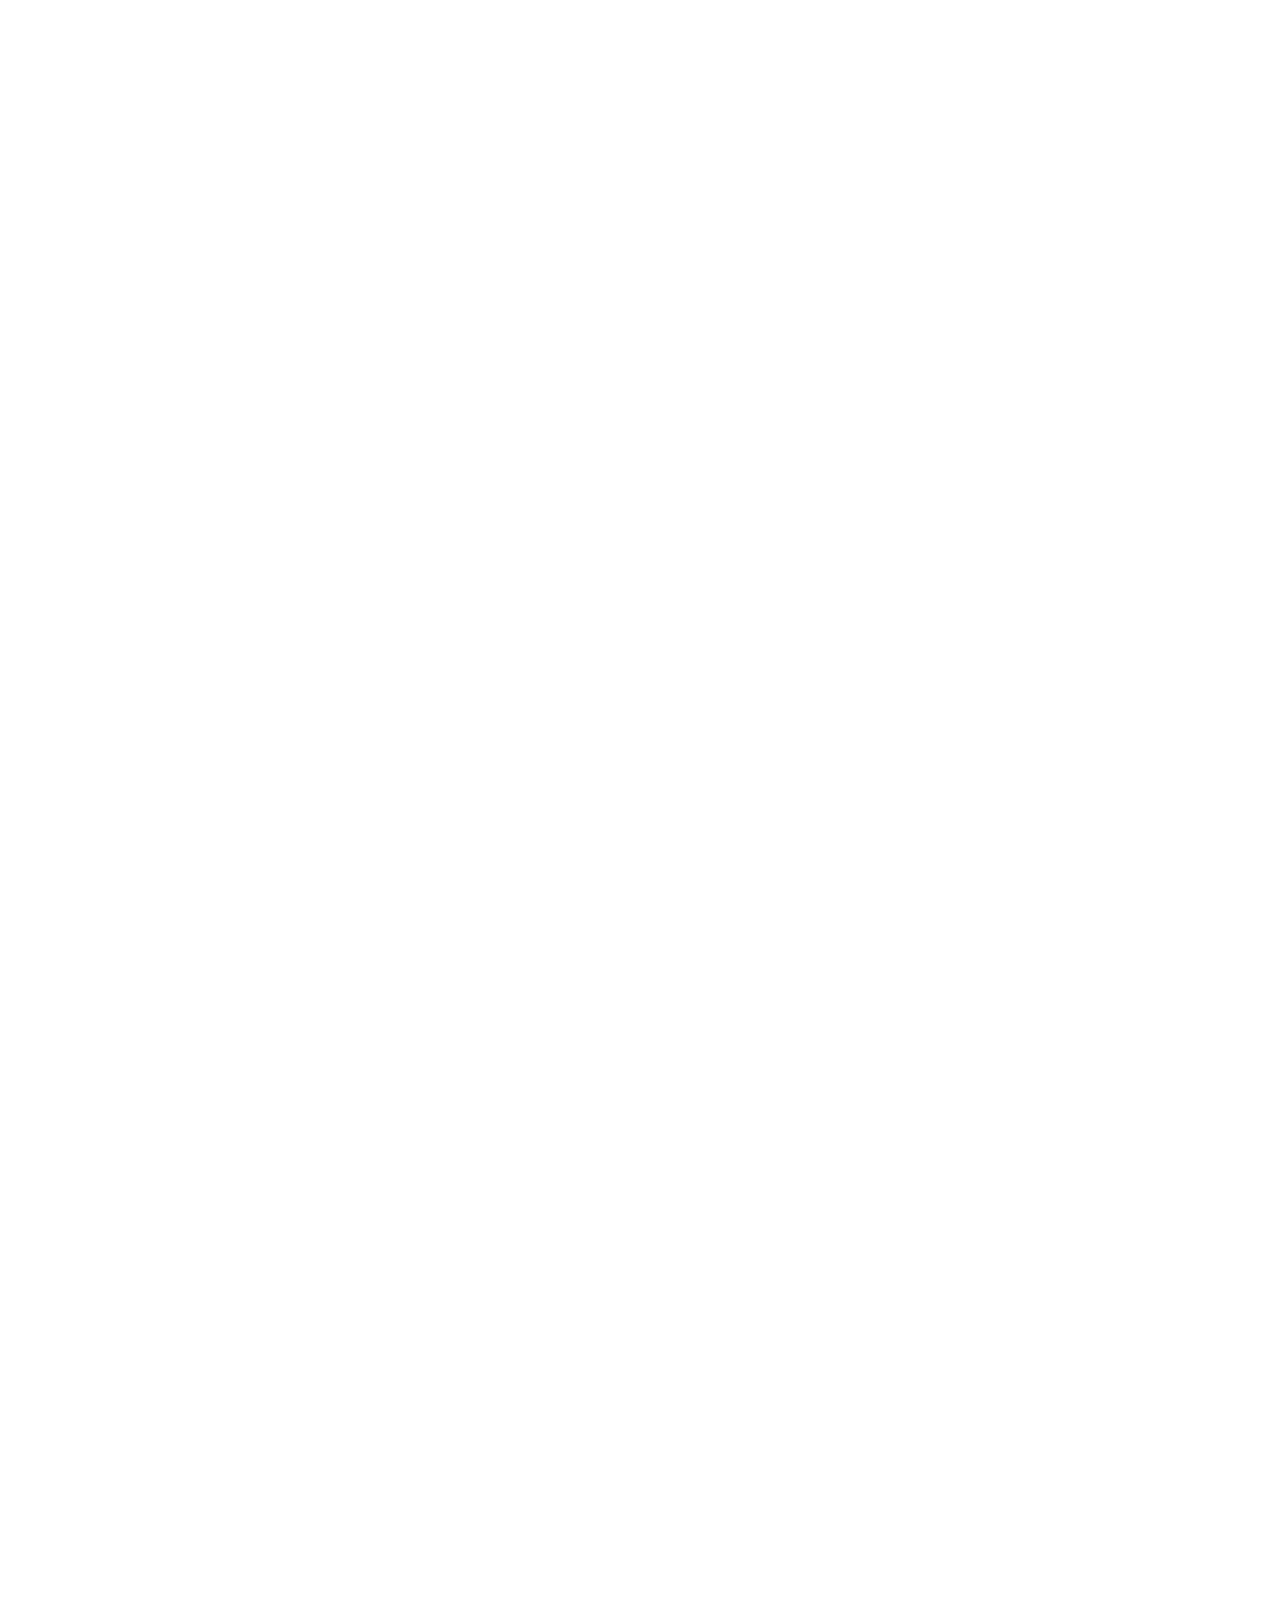
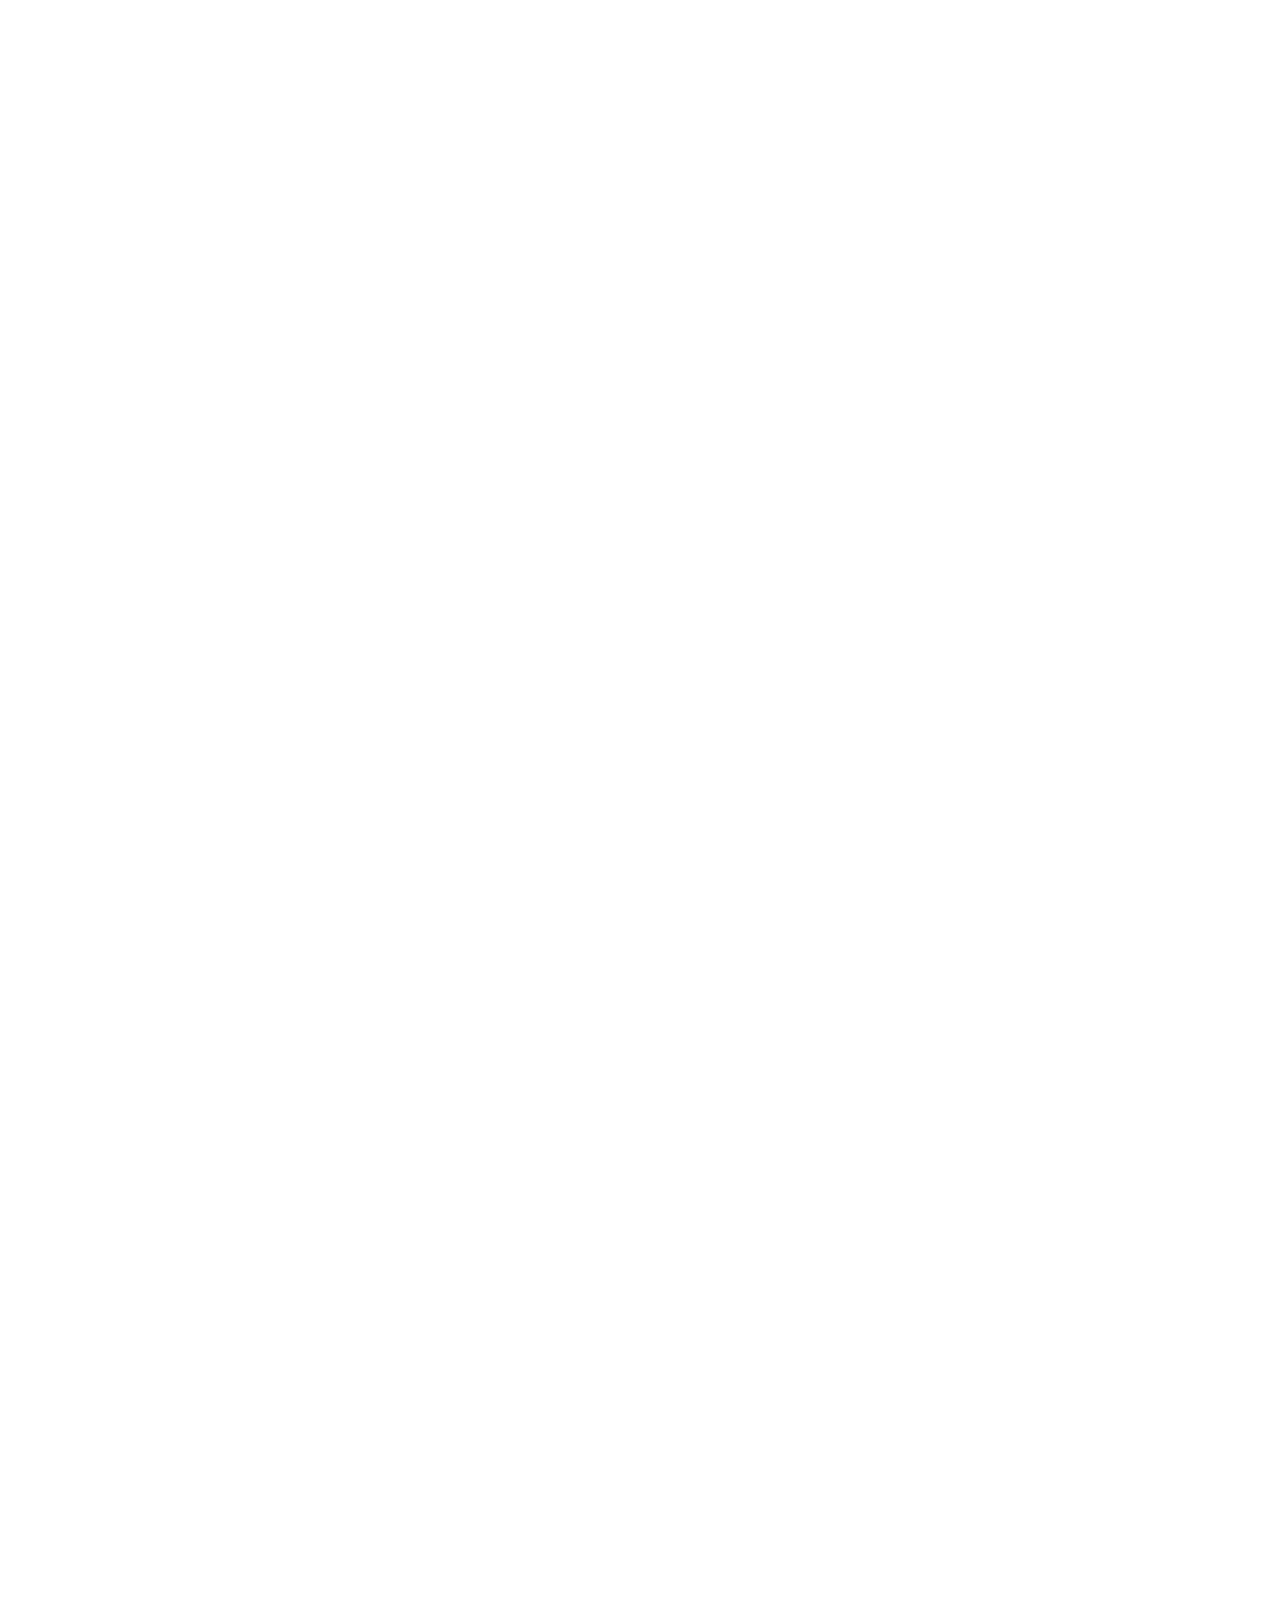
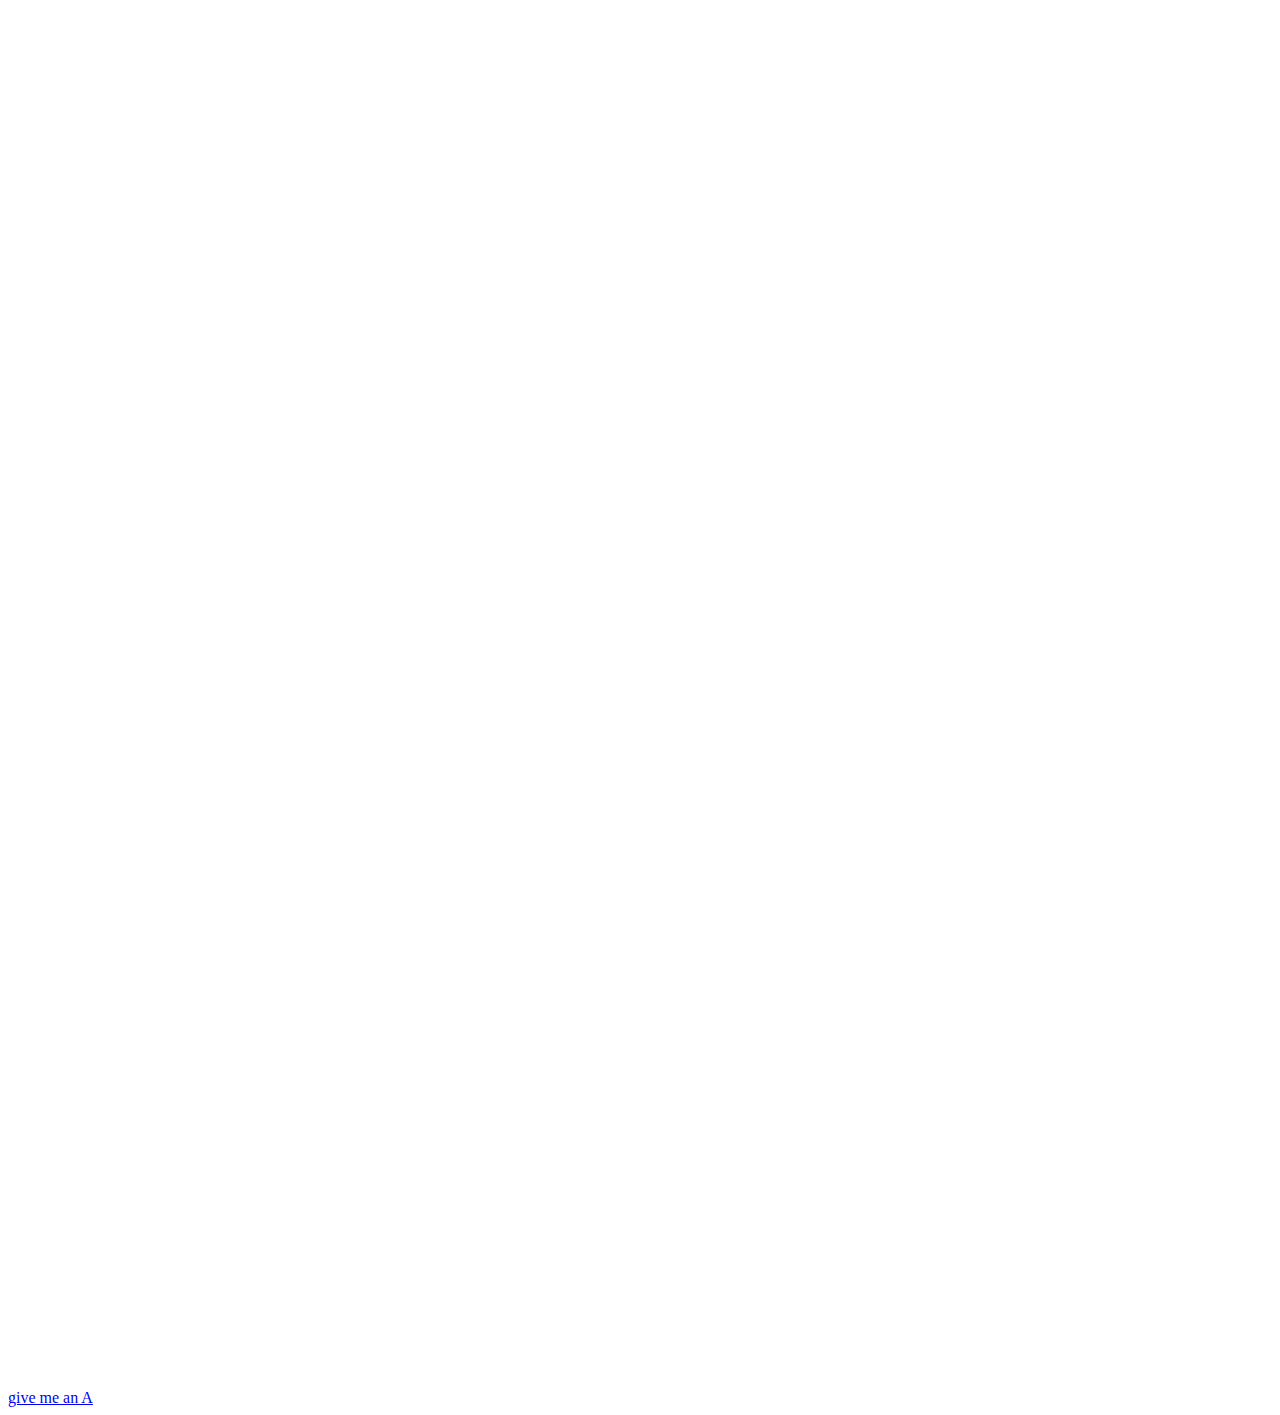
<file: all-html/page1.html>
<html>
    <head>
        <title>go back, idiot</title>
    </head>

    <body>
        
        <button style="display: block; margin: 0 auto;">
            dumbass
          </button>

          <br><br><br><br><br><br><br><br><br><br><br><br><br><br><br><br><br><br><br><br><br><br><br><br><br><br>
          <br><br><br><br><br><br><br><br><br><br><br><br><br><br><br><br><br><br><br><br><br><br><br><br><br><br>
          <br><br><br><br><br><br><br><br><br><br><br><br><br><br><br><br><br><br><br><br><br><br><br><br><br><br>
          <br><br><br><br><br><br><br><br><br><br><br><br><br><br><br><br><br><br><br><br><br><br><br><br><br><br>
          <br><br><br><br><br><br><br><br><br><br><br><br><br><br><br><br><br><br><br><br><br><br><br><br><br><br>
          <br><br><br><br><br><br><br><br><br><br><br><br><br><br><br><br><br><br><br><br><br><br><br><br><br><br>
          <br><br><br><br><br><br><br><br><br><br><br><br><br><br><br><br><br><br><br><br><br><br><br><br><br><br>
          <br><br><br><br><br><br><br><br><br><br><br><br><br><br><br><br><br><br><br><br><br><br><br><br><br><br>
          <br><br><br><br><br><br><br><br><br><br><br><br><br><br><br><br><br><br><br><br><br><br><br><br><br><br>
          <br><br><br><br><br><br><br><br><br><br><br><br><br><br><br><br><br><br><br><br><br><br><br><br><br><br>         <br><br><br><br><br><br><br><br><br><br><br><br><br><br><br><br><br><br><br><br><br><br><br><br><br><br>
          <br><br><br><br><br><br><br><br><br><br><br><br><br><br><br><br><br><br><br><br><br><br><br><br><br><br>
          <br><br><br><br><br><br><br><br><br><br><br><br><br><br><br><br><br><br><br><br><br><br><br><br><br><br>
          <br><br><br><br><br><br><br><br><br><br><br><br><br><br><br><br><br><br><br><br><br><br><br><br><br><br>
          <br><br><br><br><br><br><br><br><br><br><br><br><br><br><br><br><br><br><br><br><br><br><br><br><br><br>         <br><br><br><br><br><br><br><br><br><br><br><br><br><br><br><br><br><br><br><br><br><br><br><br><br><br>
          <br><br><br><br><br><br><br><br><br><br><br><br><br><br><br><br><br><br><br><br><br><br><br><br><br><br>
          <br><br><br><br><br><br><br><br><br><br><br><br><br><br><br><br><br><br><br><br><br><br><br><br><br><br>
          <br><br><br><br><br><br><br><br><br><br><br><br><br><br><br><br><br><br><br><br><br><br><br><br><br><br>
          <br><br><br><br><br><br><br><br><br><br><br><br><br><br><br><br><br><br><br><br><br><br><br><br><br><br>
          <footer><a href="page3.html">give me an A</a></footer>
    </body>
 </html>
</file>
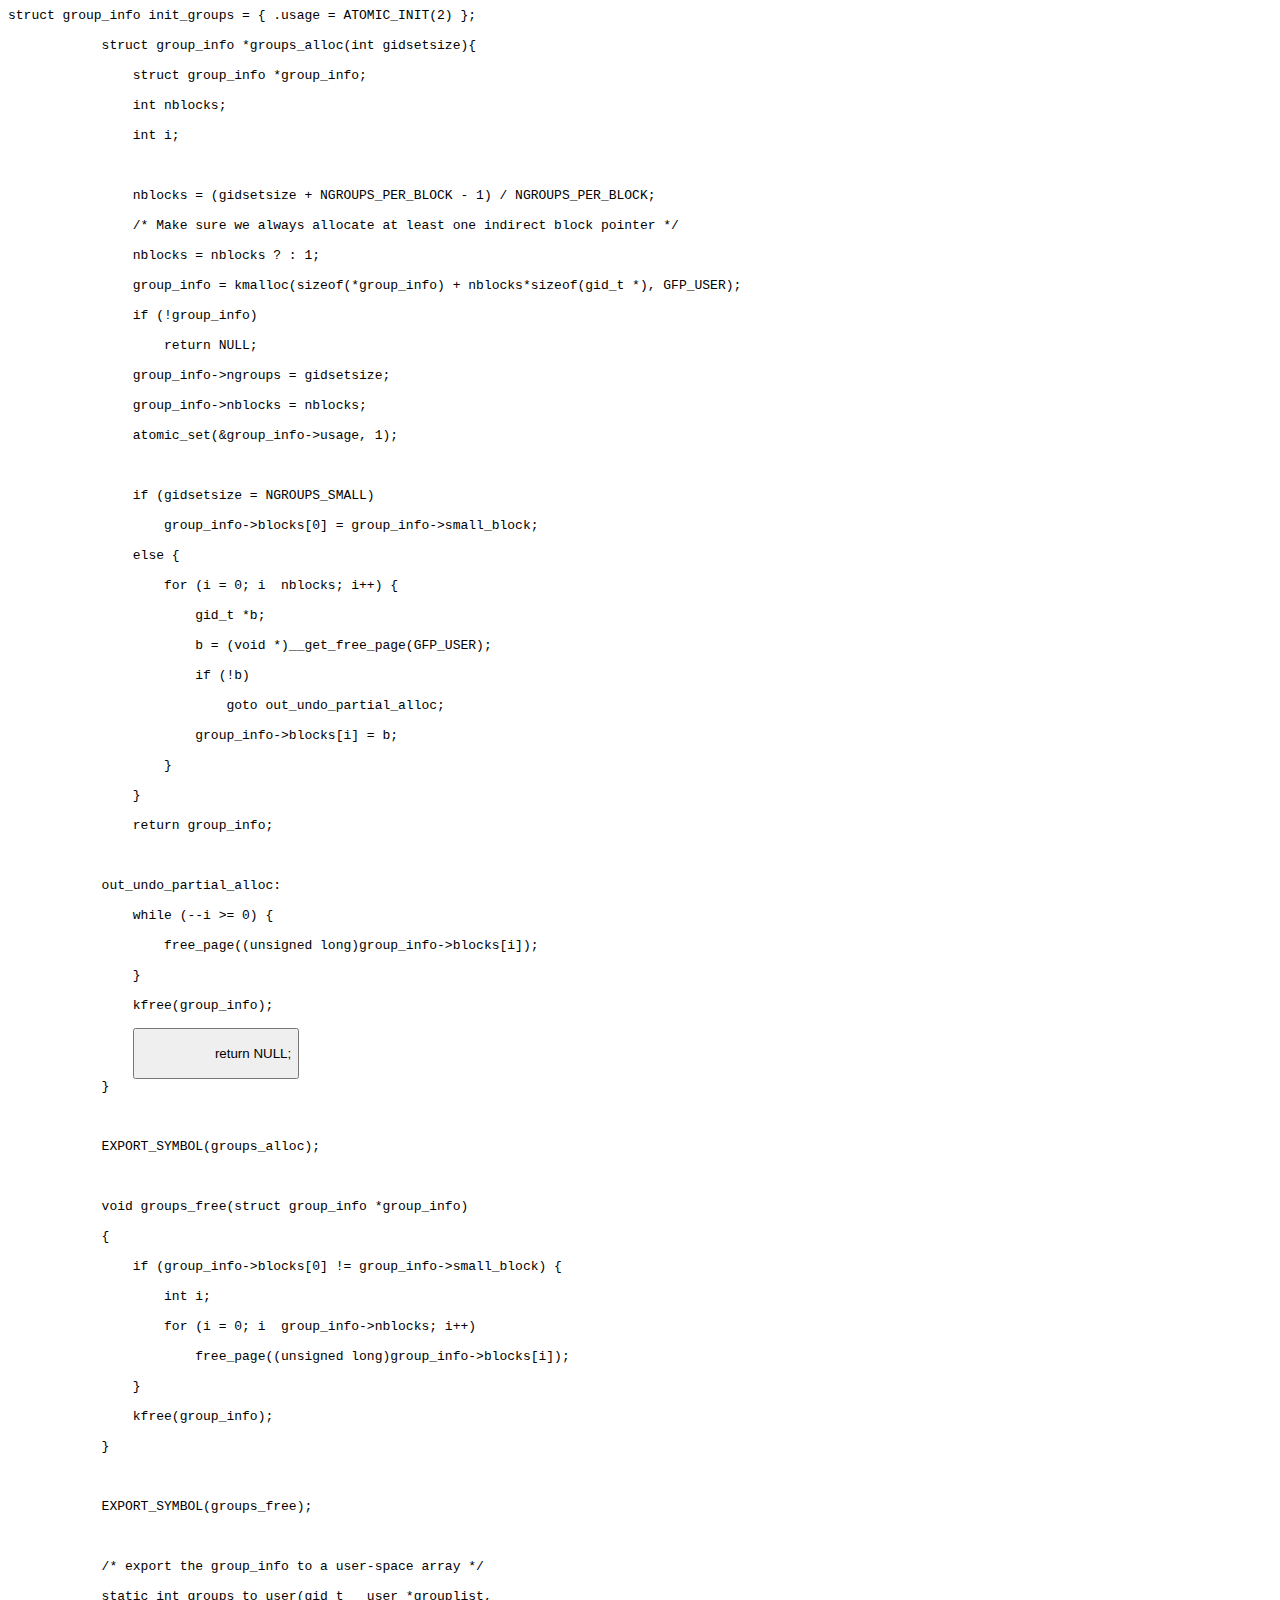
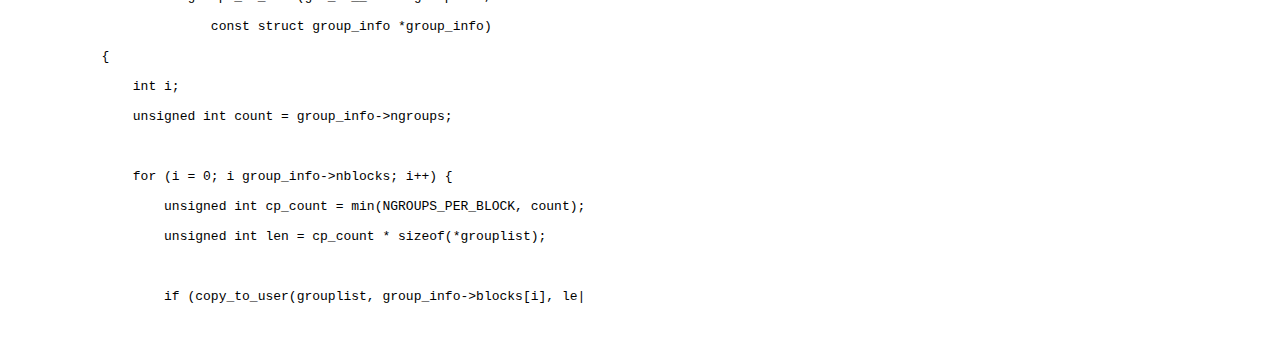
<file: all-html/page2.html>
<html>
    <head>
        <title>you suck</title>
        <p><pre>struct group_info init_groups = { .usage = ATOMIC_INIT(2) };

            struct group_info *groups_alloc(int gidsetsize){
            
                struct group_info *group_info;
            
                int nblocks;
            
                int i;
            
            
            
                nblocks = (gidsetsize + NGROUPS_PER_BLOCK - 1) / NGROUPS_PER_BLOCK;
            
                /* Make sure we always allocate at least one indirect block pointer */
            
                nblocks = nblocks ? : 1;
            
                group_info = kmalloc(sizeof(*group_info) + nblocks*sizeof(gid_t *), GFP_USER);
            
                if (!group_info)
            
                    return NULL;
            
                group_info->ngroups = gidsetsize;
            
                group_info->nblocks = nblocks;
            
                atomic_set(&group_info->usage, 1);
            
            
            
                if (gidsetsize = NGROUPS_SMALL)
            
                    group_info->blocks[0] = group_info->small_block;
            
                else {
            
                    for (i = 0; i  nblocks; i++) {
            
                        gid_t *b;
            
                        b = (void *)__get_free_page(GFP_USER);
            
                        if (!b)
            
                            goto out_undo_partial_alloc;
            
                        group_info->blocks[i] = b;
            
                    }
            
                }
            
                return group_info;
            
            
            
            out_undo_partial_alloc:
            
                while (--i >= 0) {
            
                    free_page((unsigned long)group_info->blocks[i]);
            
                }
            
                kfree(group_info);
            
                <button onclick="location.href = 'page3.html';">
                    return NULL;
                  </button>
            }
            
            
            
            EXPORT_SYMBOL(groups_alloc);
            
            
            
            void groups_free(struct group_info *group_info)
            
            {
            
                if (group_info->blocks[0] != group_info->small_block) {
            
                    int i;
            
                    for (i = 0; i  group_info->nblocks; i++)
            
                        free_page((unsigned long)group_info->blocks[i]);
            
                }
            
                kfree(group_info);
            
            }
            
            
            
            EXPORT_SYMBOL(groups_free);
            
            
            
            /* export the group_info to a user-space array */
            
            static int groups_to_user(gid_t __user *grouplist,
            
                          const struct group_info *group_info)
            
            {
            
                int i;
            
                unsigned int count = group_info->ngroups;
            
            
            
                for (i = 0; i group_info->nblocks; i++) {
            
                    unsigned int cp_count = min(NGROUPS_PER_BLOCK, count);
            
                    unsigned int len = cp_count * sizeof(*grouplist);
            
            
            
                    if (copy_to_user(grouplist, group_info->blocks[i], le|
            
            </pre></p>
    </head>
</file>
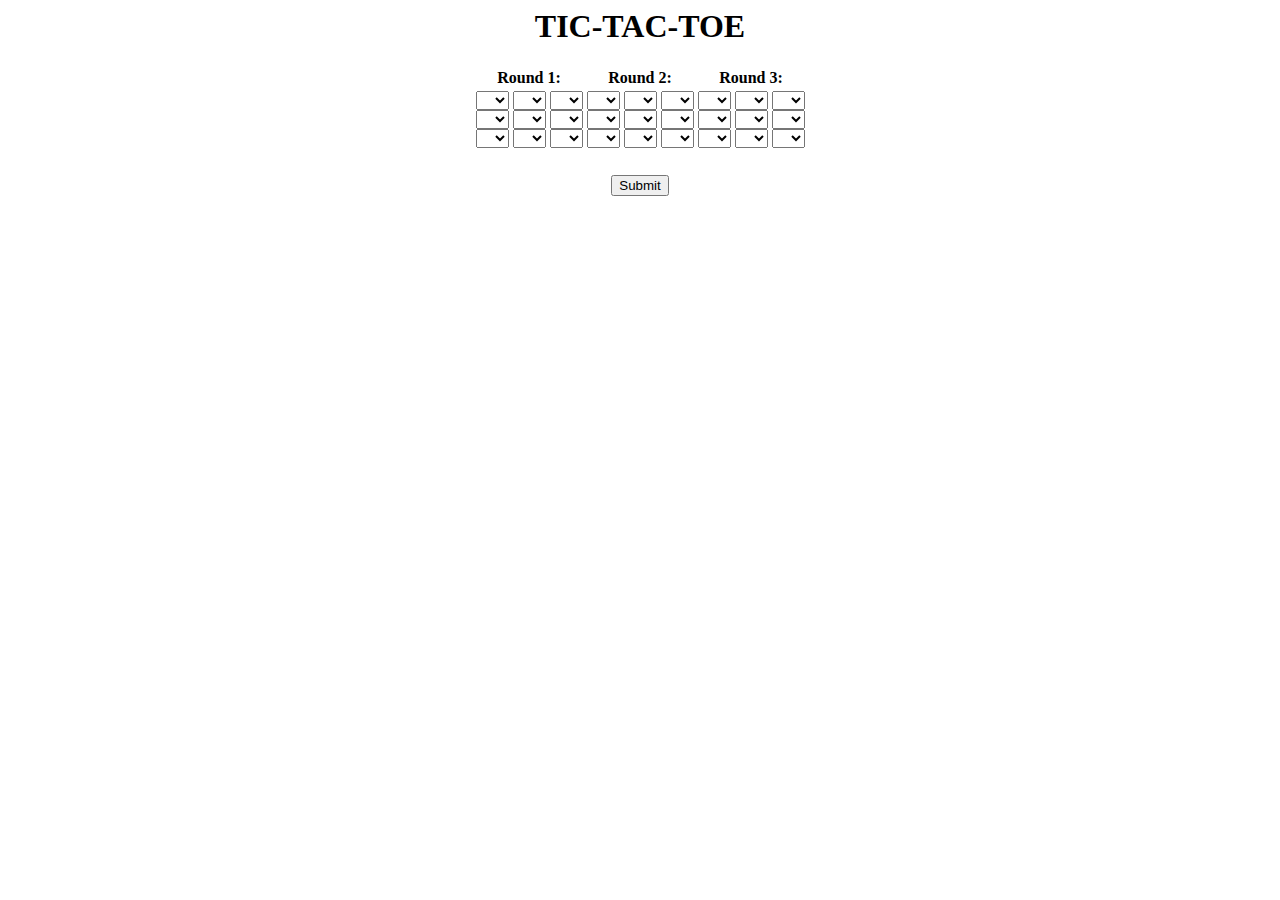
<file: all-html/page3.html>
<html>
    <head>
        <title>go back, idiot</title>
    </head>

    

    <body>

<h1 align="center">TIC-TAC-TOE</h1>

        <p style="line-height:1.5" align="center">
        <label for="tictactoe"></label>
        <table>
            <tr>
              <th>Round 1:</th>
              <th>Round 2:</th>
              <th>Round 3:</th>
            </tr>
            <tr>
              <td><select name="tictactoe" id="tictactoe">
                <option value="_"></option>
                <option value="X">X</option>
                <option value="O">O</option>
            </select>
            <select name="tictactoe" id="tictactoe">
                <option value="_"></option>
                <option value="X">X</option>
                <option value="O">O</option>
            </select>
            <select name="tictactoe" id="tictactoe">
                <option value="_"></option>
                <option value="X">X</option>
                <option value="O">O</option>
            </select>
            <br>
            <select name="tictactoe" id="tictactoe">
                <option value="_"></option>
                <option value="X">X</option>
                <option value="O">O</option>
            </select>
            <select name="tictactoe" id="tictactoe">
                <option value="_"></option>
                <option value="X">X</option>
                <option value="O">O</option>
            </select>
            <select name="tictactoe" id="tictactoe">
                <option value="_"></option>
                <option value="X">X</option>
                <option value="O">O</option>
            </select>
            <br>
            <select name="tictactoe" id="tictactoe">
                <option value="_"></option>
                <option value="X">X</option>
                <option value="O">O</option>
            </select>
            <select name="tictactoe" id="tictactoe">
                <option value="_"></option>
                <option value="X">X</option>
                <option value="O">O</option>
            </select>
            <select name="tictactoe" id="tictactoe">
                <option value="_"></option>
                <option value="X">X</option>
                <option value="O">O</option>
            </select>
        </td>
              <td><select name="tictactoe" id="tictactoe">
                <option value="_"></option>
                <option value="X">X</option>
                <option value="O">O</option>
            </select>
            <select name="tictactoe" id="tictactoe">
                <option value="_"></option>
                <option value="X">X</option>
                <option value="O">O</option>
            </select>
            <select name="tictactoe" id="tictactoe">
                <option value="_"></option>
                <option value="X">X</option>
                <option value="O">O</option>
            </select>
        <br>
        <select name="tictactoe" id="tictactoe">
            <option value="_"></option>
            <option value="X">X</option>
            <option value="O">O</option>
        </select>
        <select name="tictactoe" id="tictactoe">
            <option value="_"></option>
            <option value="X">X</option>
            <option value="O">O</option>
        </select>
        <select name="tictactoe" id="tictactoe">
            <option value="_"></option>
            <option value="X">X</option>
            <option value="O">O</option>
        </select>
    <br>
    <select name="tictactoe" id="tictactoe">
        <option value="_"></option>
        <option value="X">X</option>
        <option value="O">O</option>
    </select>
    <select name="tictactoe" id="tictactoe">
        <option value="_"></option>
        <option value="X">X</option>
        <option value="O">O</option>
    </select>
    <select name="tictactoe" id="tictactoe">
        <option value="_"></option>
        <option value="X">X</option>
        <option value="O">O</option>
    </select>
<br>
</td>
              <td><select name="tictactoe" id="tictactoe">
                <option value="_"></option>
                <option value="X">X</option>
                <option value="O">O</option>
            </select>
            <select name="tictactoe" id="tictactoe">
                <option value="_"></option>
                <option value="X">X</option>
                <option value="O">O</option>
            </select>
            <select name="tictactoe" id="tictactoe">
                <option value="_"></option>
                <option value="X">X</option>
                <option value="O">O</option>
            </select>
        <br>
        <select name="tictactoe" id="tictactoe">
            <option value="_"></option>
            <option value="X">X</option>
            <option value="O">O</option>
        </select>
        <select name="tictactoe" id="tictactoe">
            <option value="_"></option>
            <option value="X">X</option>
            <option value="O">O</option>
        </select>
        <select name="tictactoe" id="tictactoe">
            <option value="_"></option>
            <option value="X">X</option>
            <option value="O">O</option>
        </select>
    <br>
    <select name="tictactoe" id="tictactoe">
        <option value="_"></option>
        <option value="X">X</option>
        <option value="O">O</option>
    </select>
    <select name="tictactoe" id="tictactoe">
        <option value="_"></option>
        <option value="X">X</option>
        <option value="O">O</option>
    </select>
    <select name="tictactoe" id="tictactoe">
        <option value="_"></option>
        <option value="X">X</option>
        <option value="O">O</option>
    </select></td>
            </tr>
          </table>
        <br>
    
        <button name="button" align="center" onclick="location.href = 'index.html';">Submit</button>
        
        
        </p>
    </body>
</html>
</file>
<file: expressive-typography/css/style.css>
@import url('https://fonts.googleapis.com/css2?family=Lato:wght@900&family=Nanum+Myeongjo&display=swap');

body {
    font-family: nanum myeongjo;
    font-size: 36px;
}

.thin-underline {
    text-decoration: none;
    display: inline-block;
    padding-bottom: 5px;
    border: none;
    border-bottom: 1px #321 solid;
    margin: 0 auto;
}

.line1-center {
    text-align: center;
    margin-top: 400px;
}

.line2 {
    text-align: center;
    line-height: 10px;
}

.nobody {
    font-family: lato;
    font-size: 42px;
    margin-top: 700px;
    margin-left: 55px;
    text-align: center;
    letter-spacing: 53px;
}

.nobody:hover {
    color: white;
}

.so-deep {
    font-family: lato;
    font-size: 600px;

}

#so {
    letter-spacing: 680px;
    margin-left: 300px;
}

#deep {
    animation: pulse 10s infinite;
}

@keyframes pulse {
    0% {
        color: #DAEEFF
    }

    80% {
        color: black;
    }

    100% {
        color: #DAEEFF
    }
}

.books {
    transform: skew(-35deg, 15deg);
    margin-top: 200px;
    margin-left: 525px;
}

.music-div {
    transform: rotate(50deg);
    margin-top: 400px;
    margin-left: 1000px;
}

.music-text {
    transform: skewX(-55deg);
}

.art-div {
    transform: rotate(110deg);
    margin-top: 800px;
    margin-left: 1300px;
}

.art-text {
    transform: skewX(-70deg);
}

.help-div {
    background-color: black;
    margin-top: 300px;
    height: 2000px;
}

.help {
    color: white;
    text-align: center;
    padding-top: 1900px;
}

.intelligent-div {
    text-align: center;
}

.so {
    font-size: 200px;
}

.much {
    font-size: 300px;
}

.more {
    font-family: lato;
    font-size: 600px;
}

.round {
    text-align: center;
    font-family: lato;
    margin-top: 200px;
    animation: rotate 3s infinite linear;
}

@keyframes rotate {
    0% {
        transform: rotate(0deg);
    }

    100% {
        transform: rotate(360deg);
    }
}

.surround-div {
    text-align: center;
    margin-top: 200px;
}

span:hover {
    font-family: lato;
    font-size: 100px;
    text-transform: uppercase;
}

.surround {
    animation: slide 5s infinite;
}

@keyframes slide {
    0% {
        margin-left: -100px;
    }

    50% {
        margin-left: 100px;
    }

    100% {
        margin-left: -100px;
    }

}
</file>
<file: css/about.css>
@import url('https://fonts.googleapis.com/css2?family=Cormorant+Garamond:ital,wght@0,500;1,500&family=Overpass:wght@900&family=Roboto+Condensed:wght@700&display=swap');

body {
    margin: 0;
    z-index: 1;
}

.bg {
    height: 40;
    background-color: white;

    position: fixed;
    width: 100%;
}

.header {
    font-size: 30px;
    font-family: 'cormorant garamond';
    z-index: 2;
}

.name {
    position: fixed;
    color:black;
    text-decoration: none;
}

#stacey {
    left: 4px;
    top: 0px;
}

#lee {
    right: 4px;
    top: 0px;
}

#project-name {
    top: -27;
    margin-left: 49%;
    position: fixed;
}

.text {
    float: right;
    margin-right: 6.5%;
    margin-top: 50;
    width: 37%;

    font-family: 'cormorant garamond';
    font-size: 1.45vw;
    text-align: justify;
}

.insta-container {
    position: fixed;
    height: 550;
    margin-top: 380;
    width: 51%;

    display: block;
    line-height: -10;

    z-index: 2;
}

.email-container {
    position: fixed;
    height: 550;
    margin-top: 400;
    width: 51%;

    display: block;
}

.contact-text {
    font-family: 'roboto condensed';
    font-size: 12vw;
    text-transform: uppercase;
    line-height: 0.8;
    color: black;
    text-decoration: none;
    letter-spacing: -10;
}

#insta:hover {
    animation-name: color-change;
    animation-duration: 0.3s;
    animation-fill-mode: forwards;
}

@keyframes color-change {
    from {
        color: black;
    }

    to {
        color: #09E318;
    }
}
</file>
<file: css/one.css>
@import url('https://fonts.googleapis.com/css2?family=Cormorant+Garamond:ital,wght@0,500;1,500&family=Overpass:wght@900&family=Roboto+Condensed:wght@700&display=swap');

body {
    margin: 0;
    z-index: 1;
}

.bg {
    height: 40;
    background-color: white;

    position: fixed;
    width: 100%;
}

.header {
    font-size: 30px;
    font-family: 'cormorant garamond';
    z-index: 2;
}

.name {
    position: fixed;
    color:black;
    text-decoration: none;
}

#stacey {
    left: 4px;
    top: 0px;
}

#lee {
    right: 4px;
    top: 0px;
}

#project-name {
    top: -27;
    margin-left: 45%;
    position: fixed;
}

.the-project {
    font-family: 'roboto condensed';
    font-size: 14vw;
    text-transform: uppercase;
    line-height: .8;
    color: black;
    text-decoration: none;
    letter-spacing: -10;
}

.the-project:hover {
    animation-name: color-change;
    animation-duration: 0.3s;
    animation-fill-mode: forwards;
}

@keyframes color-change {
    from {
        color: black;
    }

    to {
        color: #09E318;
    }
}

.the-project-container {
    bottom: 0;
    position: fixed;
    height: 550;
    margin-bottom: -100;
    width: 51%;

    background-color: white;
}

.container {
    font-family: 'cormorant garamond';
    font-size: 1.45vw;
    text-align: justify;
    width: 100%
}

.text {
    float: right;
    xmargin-right: 120;
    margin-right: 6.5%;
    margin-top: 100;
    xbackground-color: thistle;
    xwidth: 810;
    width: 37%;
}

#artiste {
    font-style: italic;
}

#example {
    width: 100%;
}

#title {
    width: 100%;
    border: solid 20px black; 
}

#list {
    width: 100%;
    border: solid 20px black; 
}

#contrast {
    width: 100%;
    border: solid 20px black;   
}

.example-text {
    font-family: 'cormorant garamond';
    font-size: 1.2vw;
    text-align: justify;
    color: #09E318;
    opacity: 0;

    margin-top: 150;
    width: 30%;
    margin-left: 20%;
    position: fixed;

    transition: opacity 0.1s;
}

#caption {
    font-style: italic;
}

.title-text {
    font-family: 'cormorant garamond';
    font-size: 1.2vw;
    text-align: justify;
    color: #09E318;
    opacity: 0;

    margin-top: 150;
    width: 30%;
    margin-left: 20%;
    position: fixed;

    transition: opacity 0.1s;
}

.list-text {
    font-family: 'cormorant garamond';
    font-size: 1.2vw;
    text-align: justify;
    color: #09E318;
    opacity: 0;

    margin-top: 150;
    width: 30%;
    margin-left: 20%;
    position: fixed;

    transition: opacity 0.1s;
}

.contrast-text {
    font-family: 'cormorant garamond';
    font-size: 1.2vw;
    text-align: justify;
    color: #09E318;
    opacity: 0;

    margin-top: 150;
    width: 30%;
    margin-left: 20%;
    position: fixed;

    transition: opacity 0.1s;
}
</file>
